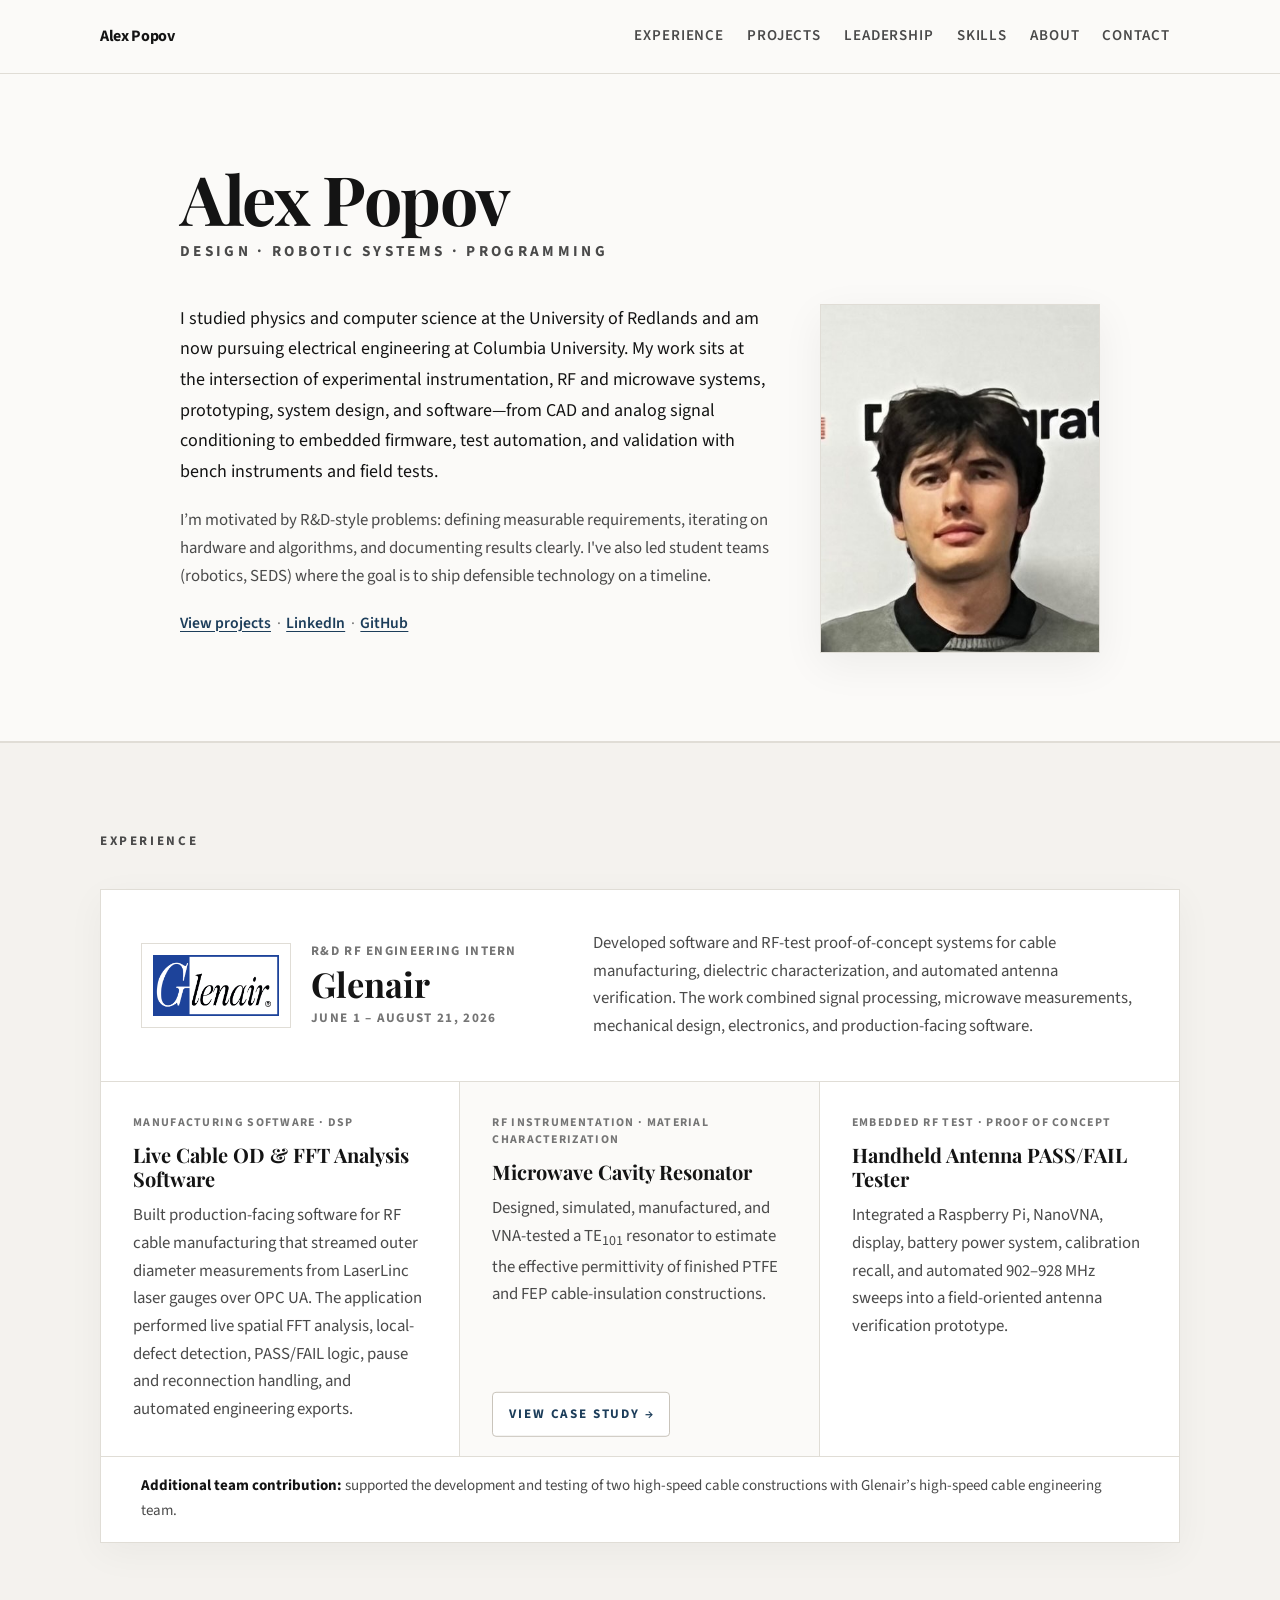
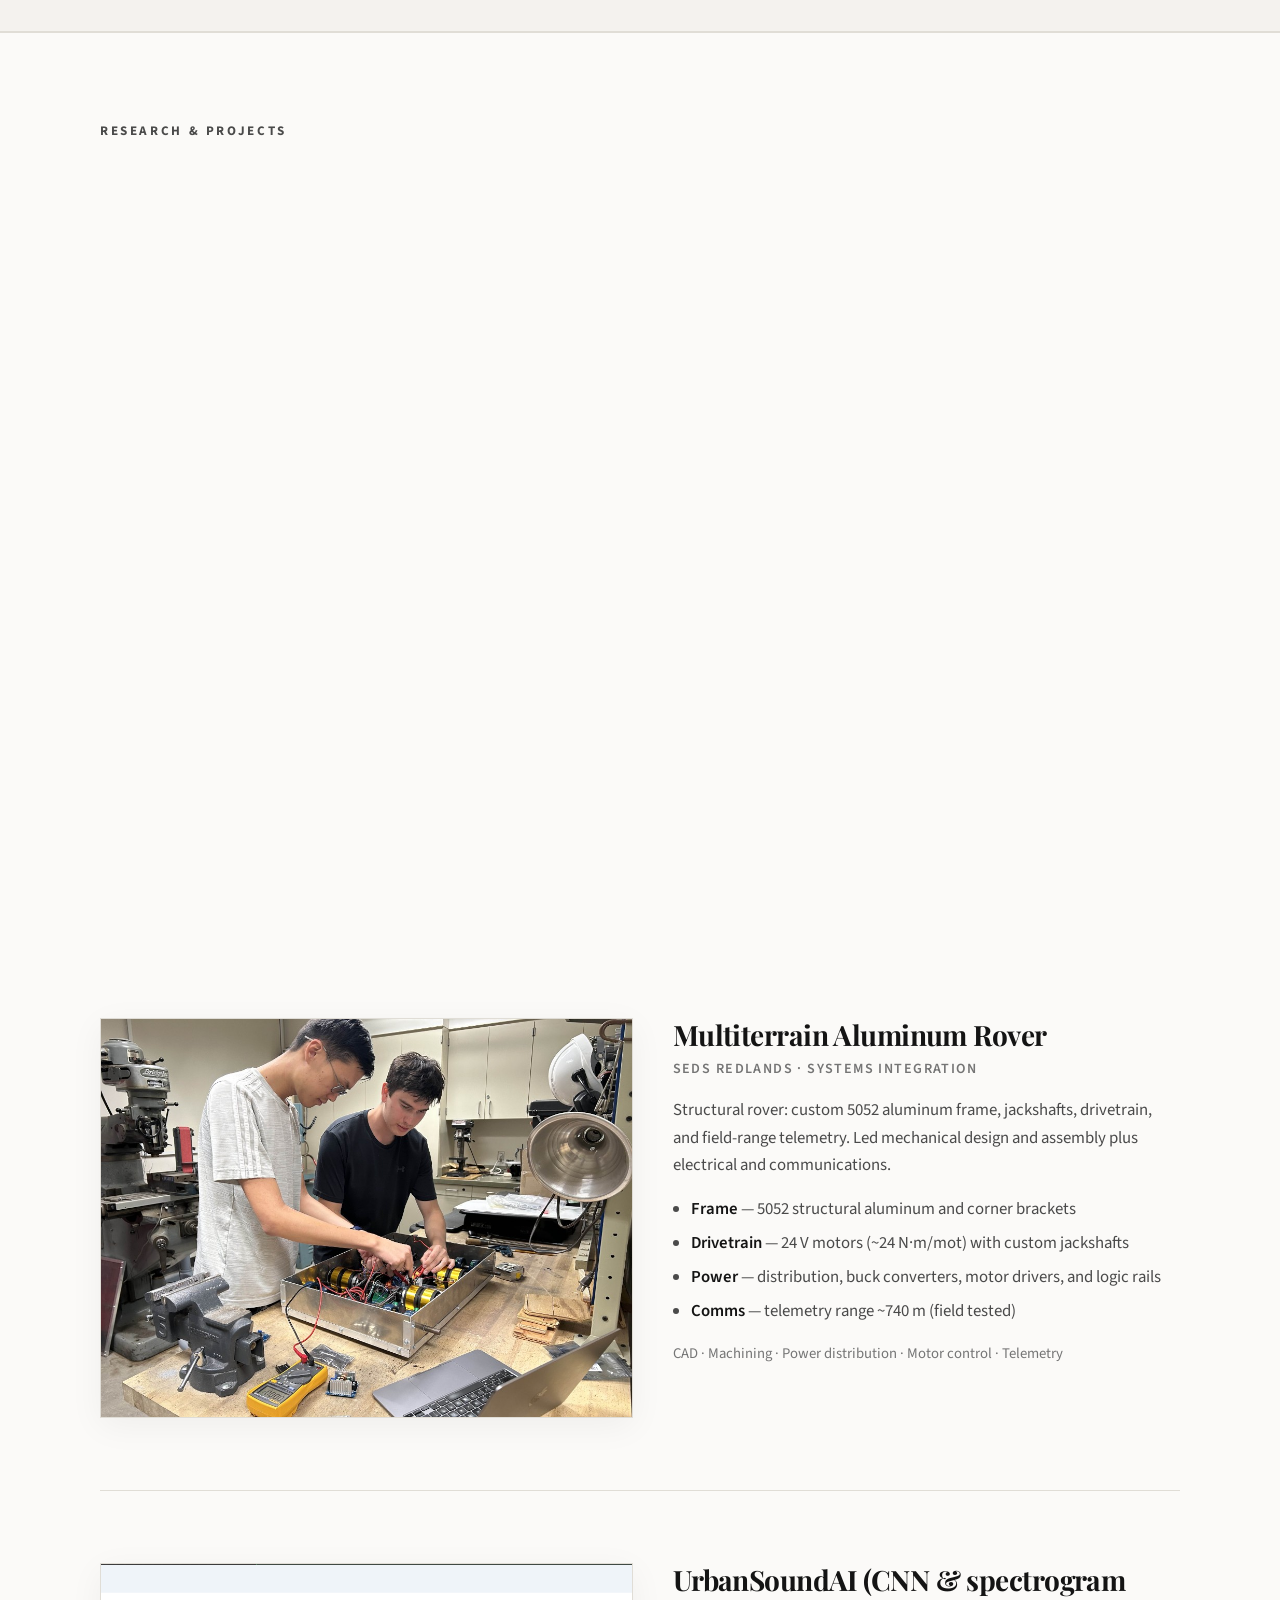
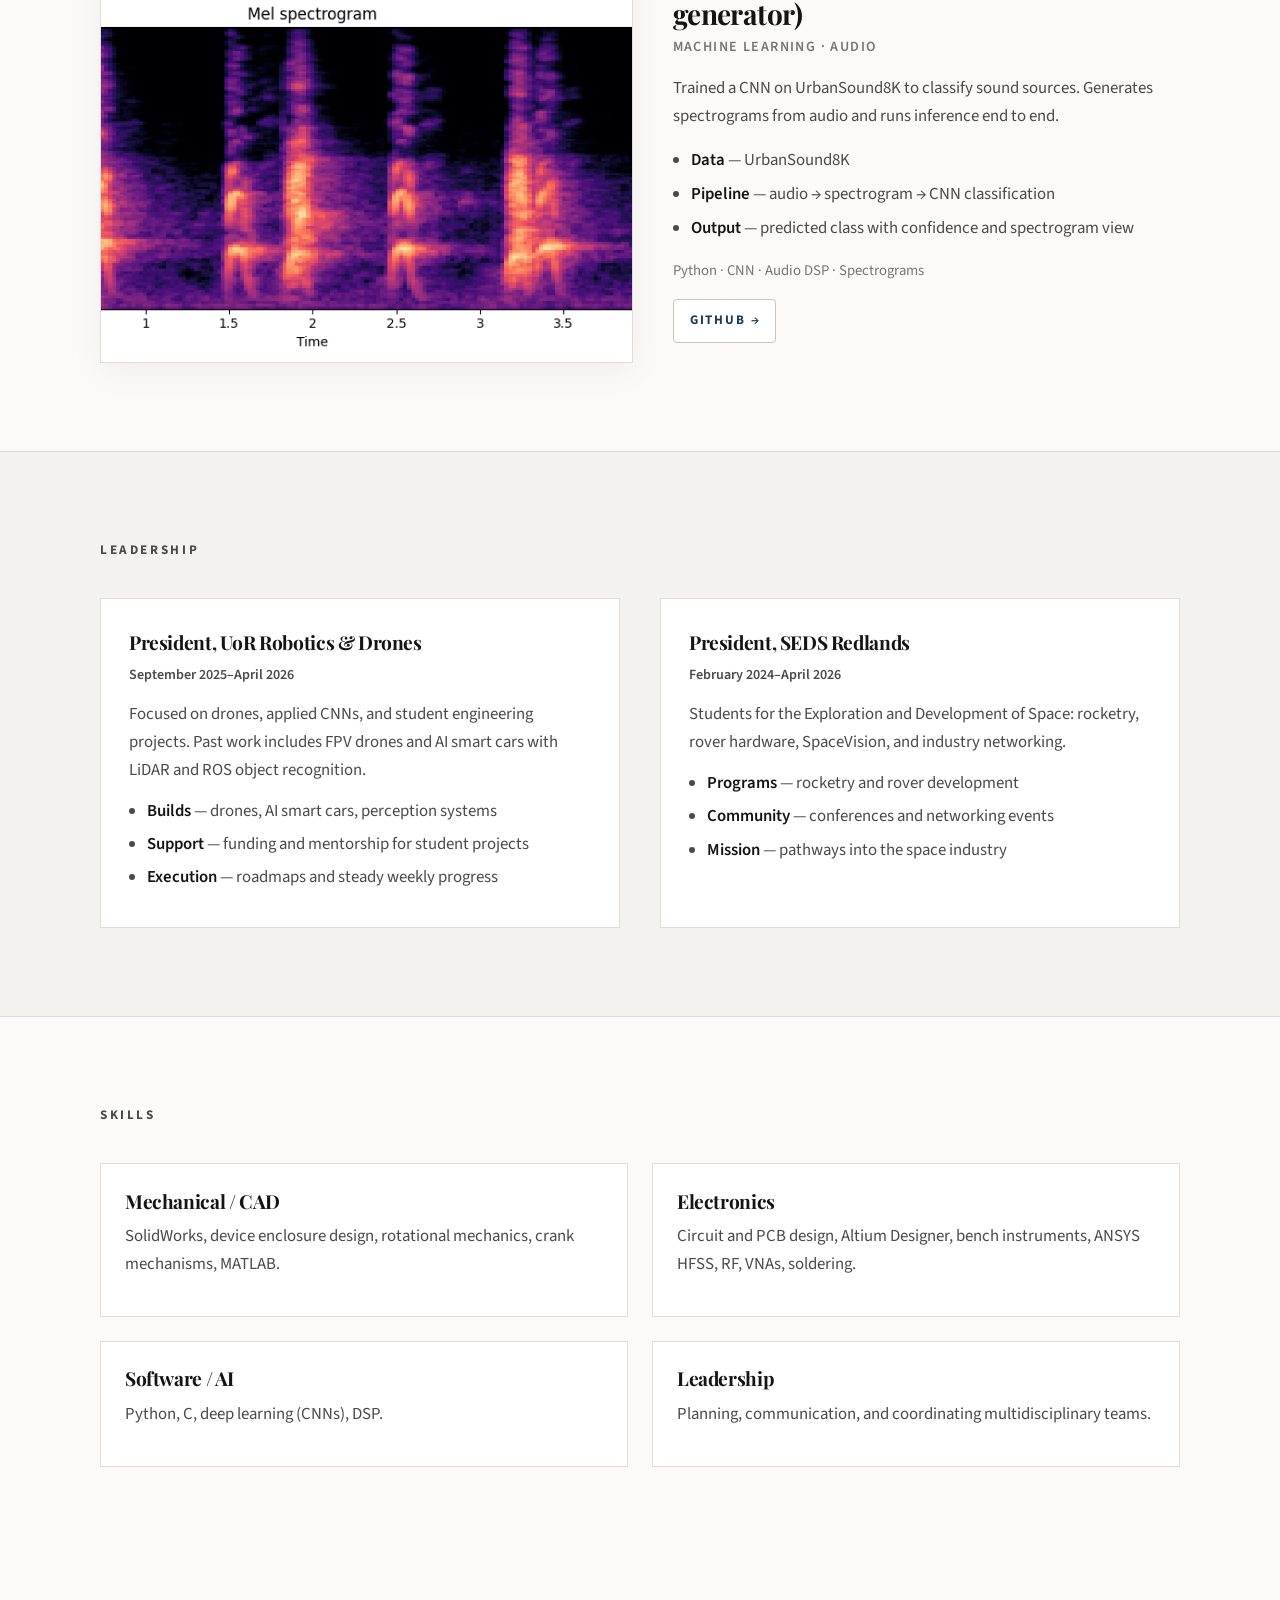
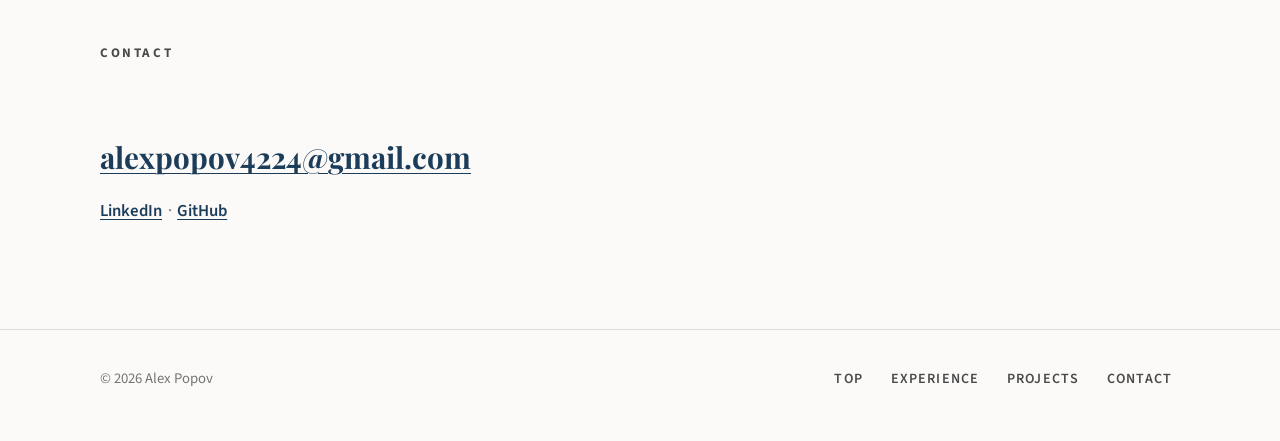
<file: index.html>
<!doctype html>
<html lang="en">
  <head>
    <meta charset="utf-8" />
    <meta name="viewport" content="width=device-width, initial-scale=1" />
    <meta
      name="description"
      content="Alex Popov — research and engineering: instrumentation, robotics, embedded systems, and applied ML."
    />
    <title>Alex Popov | Portfolio</title>

    <link rel="preconnect" href="https://fonts.googleapis.com" />
    <link rel="preconnect" href="https://fonts.gstatic.com" crossorigin />
    <link
      href="https://fonts.googleapis.com/css2?family=Playfair+Display:ital,wght@0,600;0,700;1,600&family=Source+Sans+3:wght@400;500;600;700&display=swap"
      rel="stylesheet"
    />

    <link rel="stylesheet" href="./styles.css" />
    <script defer src="./script.js"></script>
  </head>
  <body>
    <a class="skip-link" href="#main">Skip to content</a>

    <header class="site-header" data-header>
      <nav class="nav container" aria-label="Primary">
        <a class="brand" href="#top" aria-label="Home">Alex Popov</a>

        <button class="nav__toggle" type="button" data-nav-toggle aria-expanded="false">
          <span class="sr-only">Toggle navigation</span>
          <span class="nav__toggle-bars" aria-hidden="true"><span></span></span>
        </button>

        <div class="nav__links" data-nav-links>
          <a href="#experience">Experience</a>
          <a href="#projects">Projects</a>
          <a href="#leadership">Leadership</a>
          <a href="#skills">Skills</a>
          <a href="#about">About</a>
          <a href="#contact">Contact</a>
        </div>
      </nav>
    </header>

    <main id="main">
      <section id="top" class="hero">
        <div class="container hero__inner">
          <h1 class="hero__display">
            <span class="hero__display-name">Alex Popov</span>
            <span class="hero__display-tagline">design · robotic systems · programming</span>
          </h1>

          <div class="hero__layout">
            <div class="hero__copy">
              <p class="hero__lede">
                I studied physics and computer science at the University of Redlands and am now pursuing electrical engineering at Columbia University. My work sits at the intersection of experimental instrumentation, RF and microwave systems, prototyping, system design, and software—from CAD and analog signal conditioning to embedded firmware, test automation, and validation with bench instruments and field tests.
              </p>
              <p class="hero__body">
                I’m motivated by R&amp;D-style problems: defining measurable requirements, iterating on
                hardware and algorithms, and documenting results clearly. I've also led student teams
                (robotics, SEDS) where the goal is to ship defensible technology on a timeline.
              </p>
            
              <div class="hero__links">
                <a class="text-link" href="#projects">View projects</a>
                <span class="hero__links-sep" aria-hidden="true">·</span>
                <a class="text-link" href="https://www.linkedin.com/in/alex-popov77" rel="noreferrer"
                  >LinkedIn</a
                >
                <span class="hero__links-sep" aria-hidden="true">·</span>
                <a class="text-link" href="https://github.com/apop274" rel="noreferrer">GitHub</a>
              </div>
            </div>

            <figure class="hero__photo" aria-label="Profile photo">
              <div class="hero__photo-frame">
                <img
                  src="./assets/alex-popov.png"
                  alt="Portrait photo of Alex Popov"
                  loading="eager"
                />
              </div>
            </figure>
          </div>
        </div>
      </section>

      <section id="experience" class="section section--band section--experience">
        <div class="container">
          <h2 class="section__label">Experience</h2>

          <article class="experience reveal">
            <div class="experience__header">
              <div class="experience__identity">
                <div class="experience__logo-frame">
                  <img
                    class="experience__logo"
                    src="./assets/glenair-logo.png"
                    alt="Glenair logo"
                    loading="lazy"
                  />
                </div>
                <div>
                  <p class="experience__role">R&amp;D RF Engineering Intern</p>
                  <h3 class="experience__company">Glenair</h3>
                  <p class="experience__date">June 1 – August 21, 2026</p>
                </div>
              </div>

              <p class="experience__summary">
                Developed software and RF-test proof-of-concept systems for cable manufacturing,
                dielectric characterization, and automated antenna verification. The work combined
                signal processing, microwave measurements, mechanical design, electronics, and
                production-facing software.
              </p>
            </div>

            <div class="experience__projects" aria-label="Selected Glenair internship work">
              <article class="experience-project">
                <p class="experience-project__eyebrow">Manufacturing software · DSP</p>
                <h4 class="experience-project__title">Live Cable OD &amp; FFT Analysis Software</h4>
                <p>
                  Built production-facing software for RF cable manufacturing that streamed outer
                  diameter measurements from LaserLinc laser gauges over OPC UA. The application
                  performed live spatial FFT analysis, local-defect detection, PASS/FAIL logic,
                  pause and reconnection handling, and automated engineering exports.
                </p>
              </article>

              <a
                class="experience-project experience-project--link"
                href="./projects/microwave-cavity-resonator.html"
                aria-label="Open case study: microwave cavity resonator"
              >
                <p class="experience-project__eyebrow">RF instrumentation · Material characterization</p>
                <h4 class="experience-project__title">Microwave Cavity Resonator</h4>
                <p>
                  Designed, simulated, manufactured, and VNA-tested a TE<sub>101</sub> resonator to
                  estimate the effective permittivity of finished PTFE and FEP cable-insulation
                  constructions.
                </p>
                <span class="btn-text-arrow">View case study</span>
              </a>

              <article class="experience-project">
                <p class="experience-project__eyebrow">Embedded RF test · Proof of concept</p>
                <h4 class="experience-project__title">Handheld Antenna PASS/FAIL Tester</h4>
                <p>
                  Integrated a Raspberry Pi, NanoVNA, display, battery power system, calibration
                  recall, and automated 902–928 MHz sweeps into a field-oriented antenna verification
                  prototype.
                </p>
              </article>
            </div>

            <p class="experience__contribution">
              <strong>Additional team contribution:</strong> supported the development and testing of
              two high-speed cable constructions with Glenair’s high-speed cable engineering team.
            </p>
          </article>
        </div>
      </section>

      <section id="projects" class="section section--projects">
        <div class="container">
          <h2 class="section__label">Research &amp; projects</h2>

          <div class="project-list">
            <article class="project reveal">
              <a class="project__media project__media--link" href="./projects/doppler-shift-device.html" aria-label="Open case study: Doppler shift device">
                <img
                  src="./assets/doppler-device.png"
                  alt="CAD render of a 3D printed doppler shift measuring device"
                  loading="lazy"
                />
              </a>
              <div class="project__content">
                <h3 class="project__title">
                  <a href="./projects/doppler-shift-device.html"
                    >Instantaneous Velocity Doppler Radar Device</a
                  >
                </h3>
                <p class="project__meta">Physics capstone · Instrumentation · Crank-Slider System</p>
                <p class="project__desc">

                  A stationary HB100 Microwave Sensor is mounted in front of an aluminum deflector that moves
                  back and forth in a linear motion. The disk incorperates magnets and a stationary hall sensor beaneath it
                  to be able to calculate RPM. As the deflector moves back and forth in front of the HB100 sensor, 
                  the emitted microwaves are stretched or compressed. An oscilloscope can display the instantaneous shifts in 
                  frequency (and therefore instantantanous velocity can be calculated) at specific crank angles.
                </p>
                <ul class="project__bullets">
                  <li><strong>Mechanism</strong> — 3D printed crank–slider (disk + rod) back-and-forth deflector motion</li>
                 
                  <li><strong>Deflector</strong> — Aluminum structure that moves back and forth in front of the HB100 sensor</li>
                  <li><strong>RPM Calculation</strong> — magnets under disk; Hall + reference Hall for rotation phase</li>
                  <li>
                    <strong>Data Collection</strong> — oscilloscope on HB100, Hall, and reference Hall; ESP32 RPM calculation
                  </li>
                </ul>
                <p class="project__tags">
                  SolidWorks · HB100 · Hall effect · Crank–slider kinematics · Oscilloscope · ESP32
                </p>
                <div class="project__links project__links--row">
                  <a class="btn-text-arrow" href="./projects/doppler-shift-device.html"
                    >research &amp; paper</a>

                    
                  
                </div>
              </div>
            </article>

            <article class="project reveal">
              <div class="project__media">
                <img src="./assets/rover-workshop.png" alt="Rover build session in a workshop" loading="lazy" />
              </div>
              <div class="project__content">
                <h3 class="project__title">Multiterrain Aluminum Rover</h3>
                <p class="project__meta">SEDS Redlands · Systems integration</p>
                <p class="project__desc">
                  Structural rover: custom 5052 aluminum frame, jackshafts, drivetrain, and field-range
                  telemetry. Led mechanical design and assembly plus electrical and communications.
                </p>
                <ul class="project__bullets">
                  <li><strong>Frame</strong> — 5052 structural aluminum and corner brackets</li>
                  <li><strong>Drivetrain</strong> — 24 V motors (~24 N·m/mot) with custom jackshafts</li>
                  <li>
                    <strong>Power</strong> — distribution, buck converters, motor drivers, and logic rails
                  </li>
                  <li><strong>Comms</strong> — telemetry range ~740 m (field tested)</li>
                </ul>
                <p class="project__tags">CAD · Machining · Power distribution · Motor control · Telemetry</p>
                <div class="project__links">  
                <!--<a class="project__link" href="#" data-placeholder-link>Wiring diagram</a>
                  <a class="project__link" href="#" data-placeholder-link>Field tests</a>> -->
                </div>
              </div>
            </article>

            <article class="project reveal">
              <div class="project__media">
                <img
                  src="./assets/urbansoundai-spectrogram.png"
                  alt="Mel spectrogram visualization from UrbanSoundAI"
                  loading="lazy"
                />
              </div>
              <div class="project__content">
                <h3 class="project__title">UrbanSoundAI (CNN &amp; spectrogram generator)</h3>
                <p class="project__meta">Machine learning · Audio</p>
                <p class="project__desc">
                  Trained a CNN on UrbanSound8K to classify sound sources. Generates spectrograms from
                  audio and runs inference end to end.
                </p>
                <ul class="project__bullets">
                  <li><strong>Data</strong> — UrbanSound8K</li>
                  <li><strong>Pipeline</strong> — audio → spectrogram → CNN classification</li>
                  <li><strong>Output</strong> — predicted class with confidence and spectrogram view</li>
                </ul>
                <p class="project__tags">Python · CNN · Audio DSP · Spectrograms</p>
                <div class="project__links">
                  <!--<a class="project__link" href="https://github.com/apop274/UrbanSoundAI">Github</a> -->
                  <a class="btn-text-arrow" href="https://github.com/apop274/UrbanSoundAI"
                        >github</a
                    >
                  <!--<a class="project__link" href="#" data-placeholder-link></a>
                  <a class="project__link" href="#" data-placeholder-link>Demo</a> -->
                </div>
              </div>
            </article>
          </div>
        </div>
      </section>

      <section id="leadership" class="section section--band">
        <div class="container">
          <h2 class="section__label">Leadership</h2>

          <div class="grid-two">
            <article class="prose-block reveal">
              <h3 class="prose-block__title">President, UoR Robotics &amp; Drones</h3>
              <p class="prose-block__date">September 2025–April 2026</p>
              <p>
                Focused on drones, applied CNNs, and student engineering projects. Past work includes FPV drones and AI
                smart cars with LiDAR and ROS object recognition.
              </p>
              <ul>
                <li><strong>Builds</strong> — drones, AI smart cars, perception systems</li>
                <li><strong>Support</strong> — funding and mentorship for student projects</li>
                <li><strong>Execution</strong> — roadmaps and steady weekly progress</li>
              </ul>
            </article>

            <article class="prose-block reveal">
              <h3 class="prose-block__title">President, SEDS Redlands</h3>
              <p class="prose-block__date">February 2024–April 2026</p>
              <p>
                Students for the Exploration and Development of Space: rocketry, rover hardware,
                SpaceVision, and industry networking.
              </p>
              <ul>
                <li><strong>Programs</strong> — rocketry and rover development</li>
                <li><strong>Community</strong> — conferences and networking events</li>
                <li><strong>Mission</strong> — pathways into the space industry</li>
              </ul>
            </article>
          </div>
        </div>
      </section>

      <section id="skills" class="section">
        <div class="container">
          <h2 class="section__label">Skills</h2>

          <div class="grid-two grid-two--skills">
            <div class="prose-block prose-block--tight reveal">
              <h3 class="prose-block__title">Mechanical / CAD</h3>
              <p>
                SolidWorks, device enclosure design, rotational mechanics, crank mechanisms, MATLAB.
              </p>
             <!--<p class="skill-inline">SolidWorks · Onshape · AutoCAD · MATLAB</p> -->
            </div>

            <div class="prose-block prose-block--tight reveal">
              <h3 class="prose-block__title">Electronics</h3>
              <p>
                Circuit and PCB design, Altium Designer, bench instruments, ANSYS HFSS, RF, VNAs, soldering.
              </p>
              
            </div>

            <div class="prose-block prose-block--tight reveal">
              <h3 class="prose-block__title">Software / AI</h3>
              <p>Python, C, deep learning (CNNs), DSP.</p>
              
            </div>

            <div class="prose-block prose-block--tight reveal">
              <h3 class="prose-block__title">Leadership</h3>
              <p>Planning, communication, and coordinating multidisciplinary teams.</p>
              
            </div>
          </div>
        </div>
      </section>


<!--
      <section id="about" class="section section--band">
        <div class="container">
          <h2 class="section__label">About</h2>

          <div class="grid-two">
            <div class="prose-block reveal">
              <h3 class="prose-block__title">What I’m into</h3>
              <ul>
                <li><strong>Instrumentation</strong> — reliable data from small signals</li>
                <li><strong>Robotics</strong> — mechanics, electronics, and field testing</li>
                <li><strong>AI</strong> — models with clear, quantitative outputs</li>
              </ul>
            </div>
            <div class="prose-block reveal">
              <h3 class="prose-block__title">What I bring</h3>
              <ul>
                <li><strong>Ownership</strong> — CAD through firmware and software</li>
                <li><strong>Debugging</strong> — scope, meter, logs, iteration</li>
                <li><strong>Leadership</strong> — direction, unblocking, delivery</li>
              </ul>
            </div>
          </div>
        </div>
      </section>

    -->

      <section id="contact" class="section section--contact">
        <div class="container">
          <h2 class="section__label">Contact</h2>
          <div class="contact-block reveal">
            
            <p class="contact-block__email">
              <a class="contact-email" href="mailto:alexpopov4224@gmail.com">alexpopov4224@gmail.com</a>
            </p>
            <div class="contact-block__social">
              <a class="text-link" href="https://www.linkedin.com/in/alex-popov77" rel="noreferrer"
                >LinkedIn</a
              >
              <span class="hero__links-sep" aria-hidden="true">·</span>
              <a class="text-link" href="https://github.com/apop274" rel="noreferrer">GitHub</a>
            </div>
          </div>
        </div>
      </section>
    </main>

    <footer class="footer">
      <div class="container footer__inner">
        <p class="footer__copy">© 2026 Alex Popov</p>
        <div class="footer__links">
          <a href="#top">Top</a>
          <a href="#experience">Experience</a>
          <a href="#projects">Projects</a>
          <a href="#contact">Contact</a>
        </div>
      </div>
    </footer>
  </body>
</html>
</file>
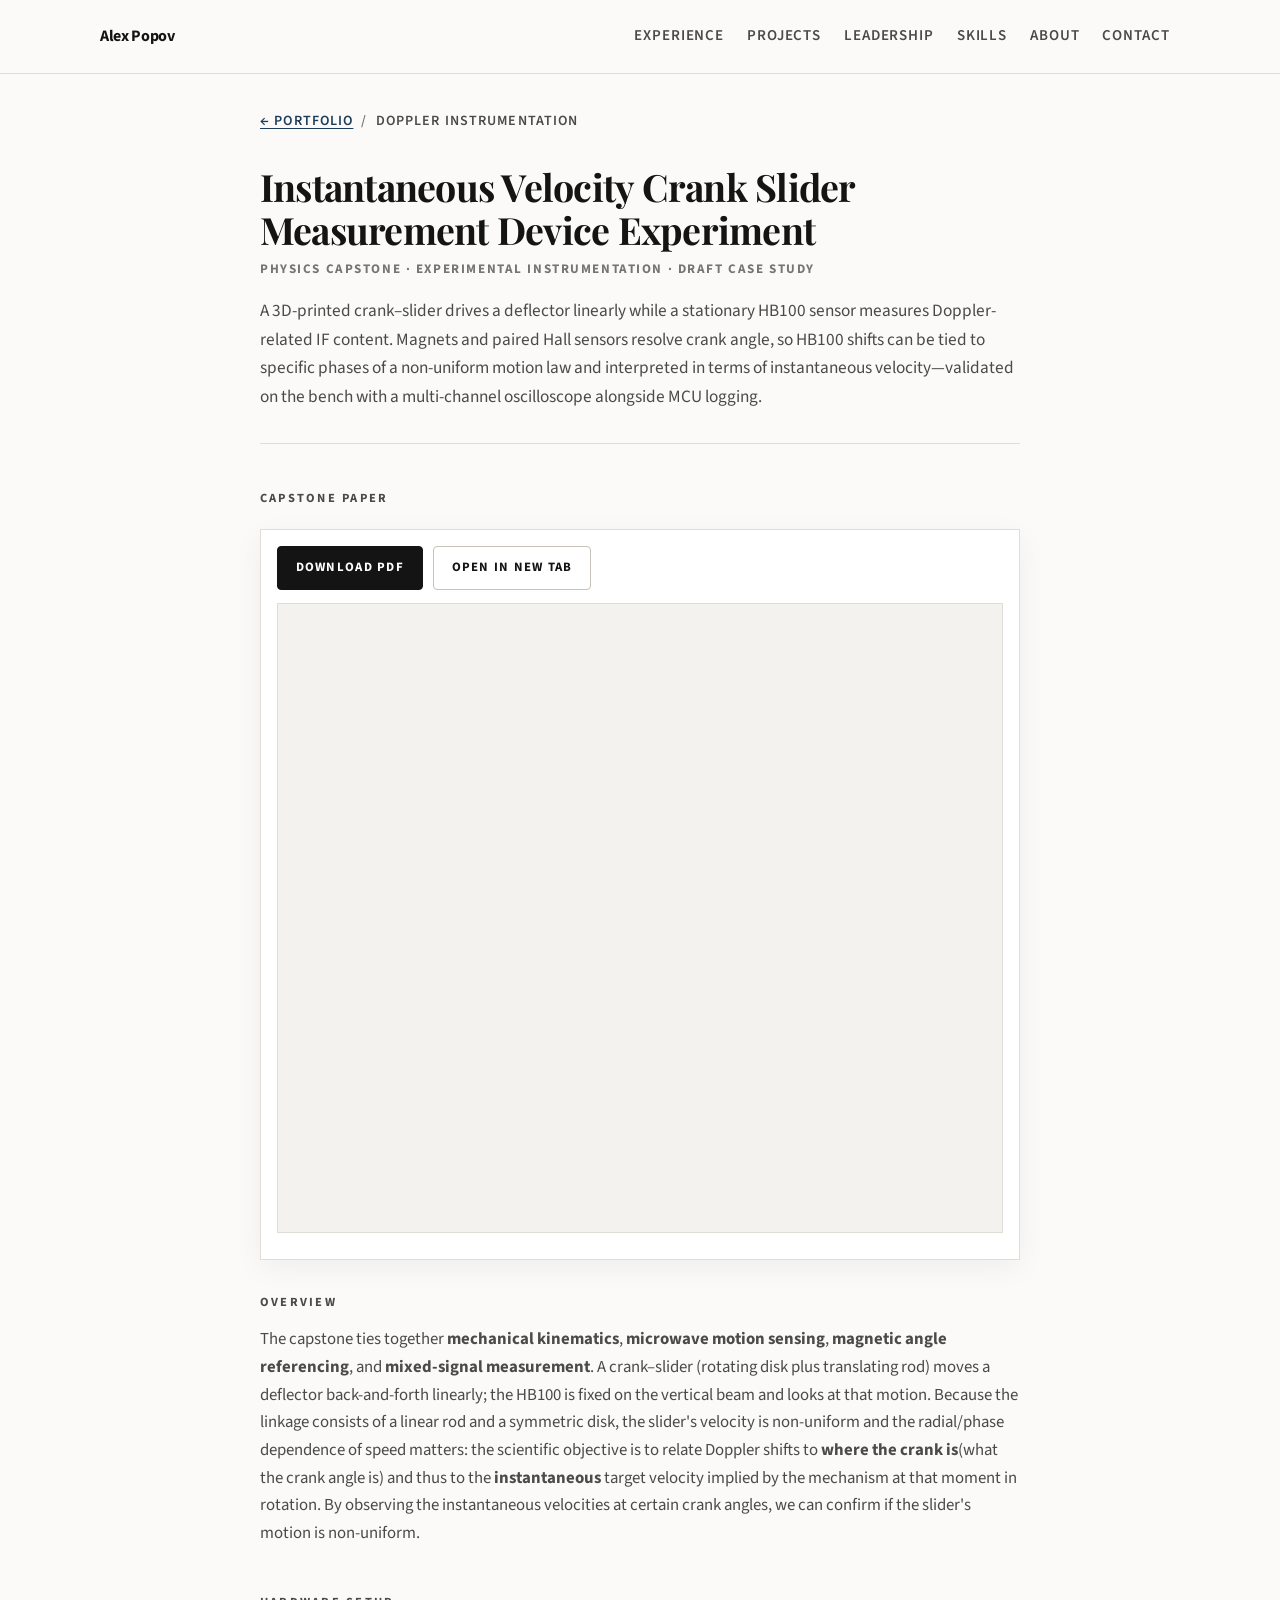
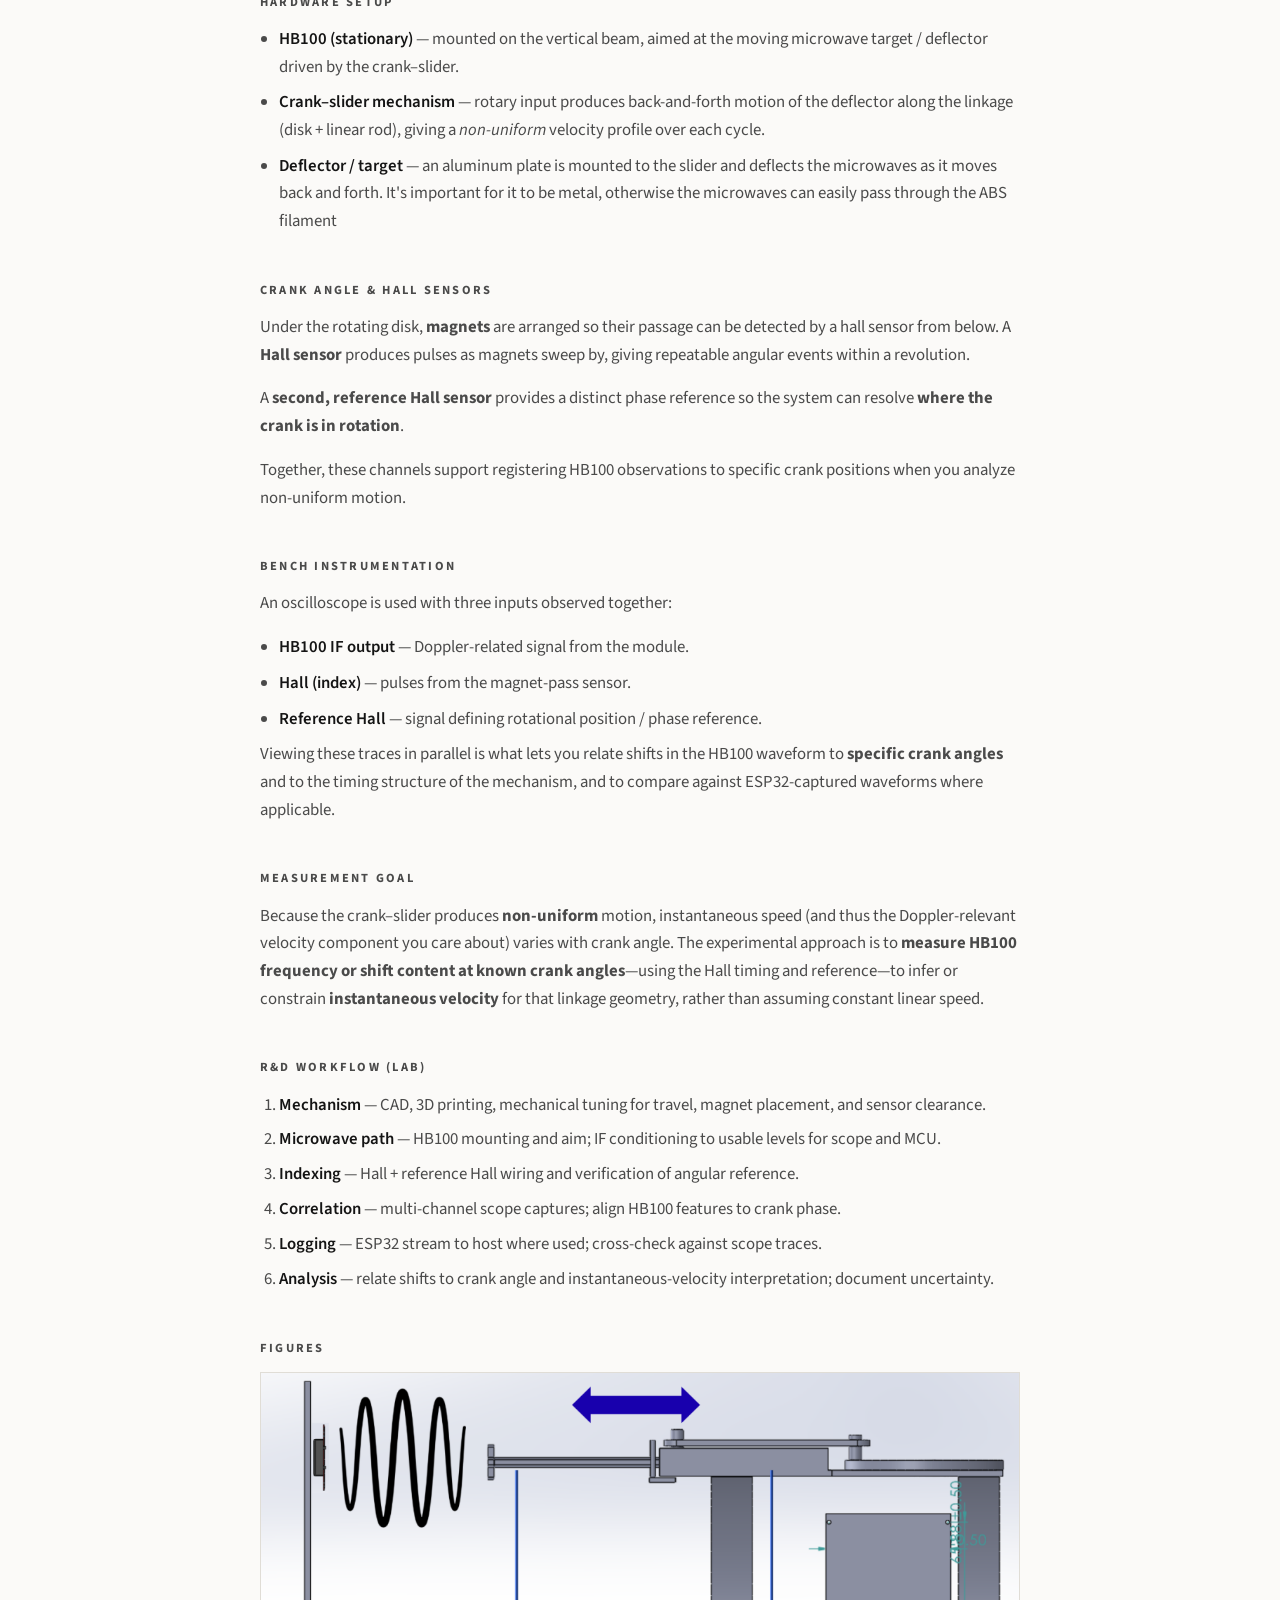
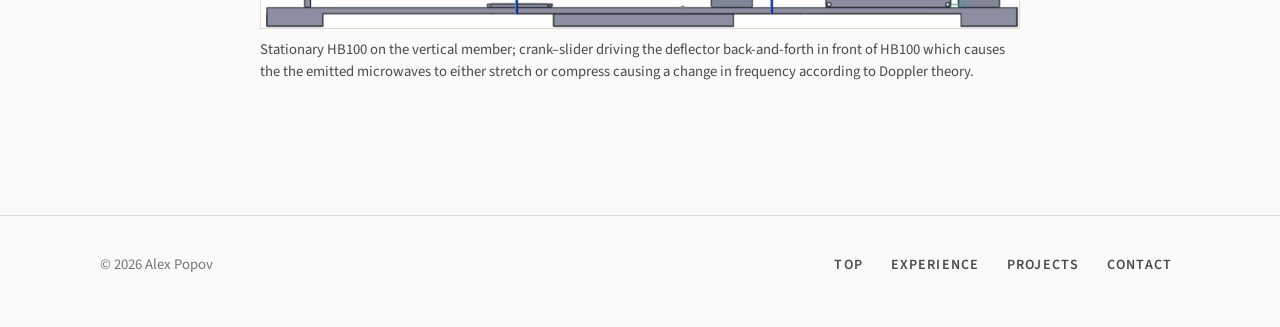
<file: projects/doppler-shift-device.html>
<!doctype html>
<html lang="en">
  <head>
    <meta charset="utf-8" />
    <meta name="viewport" content="width=device-width, initial-scale=1" />
    <meta
      name="description"
      content="Physics capstone: HB100 Doppler sensor, crank–slider deflector, Hall-effect crank indexing, and oscilloscope correlation for instantaneous velocity vs. crank angle."
    />
    <title>Doppler shift device | Alex Popov</title>

    <link rel="preconnect" href="https://fonts.googleapis.com" />
    <link rel="preconnect" href="https://fonts.gstatic.com" crossorigin />
    <link
      href="https://fonts.googleapis.com/css2?family=Playfair+Display:ital,wght@0,600;0,700;1,600&family=Source+Sans+3:wght@400;500;600;700&display=swap"
      rel="stylesheet"
    />

    <link rel="stylesheet" href="../styles.css" />
    <script defer src="../script.js"></script>
  </head>
  <body>
    <a class="skip-link" href="#main">Skip to content</a>

    <header class="site-header" data-header>
      <nav class="nav container" aria-label="Primary">
        <a class="brand" href="../index.html#top" aria-label="Alex Popov home">Alex Popov</a>

        <button class="nav__toggle" type="button" data-nav-toggle aria-expanded="false">
          <span class="sr-only">Toggle navigation</span>
          <span class="nav__toggle-bars" aria-hidden="true"><span></span></span>
        </button>

        <div class="nav__links" data-nav-links>
          <a href="../index.html#experience">Experience</a>
          <a href="../index.html#projects">Projects</a>
          <a href="../index.html#leadership">Leadership</a>
          <a href="../index.html#skills">Skills</a>
          <a href="../index.html#about">About</a>
          <a href="../index.html#contact">Contact</a>
        </div>
      </nav>
    </header>

    <main id="main" class="case-study">
      <div class="container case-study__wrap">
        <nav class="case-breadcrumb" aria-label="Breadcrumb">
          <a href="../index.html#projects">← Portfolio</a>
          <span class="case-breadcrumb__sep" aria-hidden="true">/</span>
          <span class="case-breadcrumb__here">Doppler instrumentation</span>
        </nav>

        <header class="case-study__header reveal">
          <h1 class="case-study__title">Instantaneous Velocity Crank Slider Measurement Device Experiment</h1>
          <p class="case-study__meta">
            Physics capstone · Experimental instrumentation · Draft case study
          </p>
          <p class="case-study__lede">
            A 3D-printed crank–slider drives a deflector linearly while a stationary HB100 sensor
            measures Doppler-related IF content. Magnets and paired Hall sensors resolve crank angle, so
            HB100 shifts can be tied to specific phases of a non-uniform motion law and
            interpreted in terms of instantaneous velocity—validated on the bench with
            a multi-channel oscilloscope alongside MCU logging.
          </p>
        </header>

        <section class="case-section case-section--paper reveal" id="paper">
          <h2 class="case-section__label">Capstone paper</h2>
          <div class="case-section__prose">
            
          </div>

          <div class="pdf-panel">
            <div class="pdf-panel__toolbar">
              <a
                class="btn-download"
                href="../assets/papers/PHYS491_CapstonePaper (5).pdf"
                download="Alex-Popov-Doppler-Capstone.pdf"
              >
                Download PDF
              </a>
              <a
                class="btn-download btn-download--ghost"
                href="../assets/papers/PHYS491_CapstonePaper (5).pdf"
                target="_blank"
                rel="noreferrer"
              >
                Open in new tab
              </a>
            </div>
            <iframe
              class="pdf-panel__frame"
              title="Capstone paper PDF"
              src="../assets/papers/PHYS491_CapstonePaper (5).pdf"
            ></iframe>
          </div>
        </section>

        <section class="case-section reveal" id="overview">
          <h2 class="case-section__label">Overview</h2>
          <div class="case-section__prose">
            <p>
              The capstone ties together <strong>mechanical kinematics</strong>, <strong>microwave
              motion sensing</strong>, <strong>magnetic angle referencing</strong>, and
              <strong>mixed-signal measurement</strong>. A crank–slider (rotating disk plus translating
              rod) moves a deflector back-and-forth linearly; the HB100 is fixed on the vertical
              beam and looks at that motion. Because the linkage consists of a linear rod and a symmetric disk, the slider's velocity is non-uniform and the radial/phase dependence of speed matters: the scientific objective is to
              relate Doppler shifts to <strong>where the crank is</strong>(what the crank angle is) and thus to the
              <strong>instantaneous</strong> target velocity implied by the mechanism at that moment in rotation. By observing the instantaneous velocities at certain crank angles,
              we can confirm if the slider's motion is non-uniform.
            </p>
            
          </div>
        </section>

        <section class="case-section reveal" id="hardware">
          <h2 class="case-section__label">Hardware setup</h2>
          <div class="case-section__prose">
            <ul class="case-list">
              <li>
                <strong>HB100 (stationary)</strong> — mounted on the vertical beam, aimed at the moving
                microwave target / deflector driven by the crank–slider.
              </li>
              <li>
                <strong>Crank–slider mechanism</strong> — rotary input produces back-and-forth motion of
                the deflector along the linkage (disk + linear rod), giving a <em>non-uniform</em> velocity
                profile over each cycle.
              </li>
              <li>
                <strong>Deflector / target</strong> — an aluminum plate is mounted to the slider and deflects the microwaves as it moves back and forth.
                It's important for it to be metal, otherwise the microwaves can easily pass through the ABS filament
              </li>
            </ul>
          </div>
        </section>

        <section class="case-section reveal" id="indexing">
          <h2 class="case-section__label">Crank angle &amp; Hall sensors</h2>
          <div class="case-section__prose">
            <p>
              Under the rotating disk, <strong>magnets</strong> are arranged so their passage can be
              detected by a hall sensor from below. A <strong>Hall sensor</strong> produces pulses as magnets sweep by,
              giving repeatable angular events within a revolution.
            </p>
            <p>
              A <strong>second, reference Hall sensor</strong> provides a distinct phase reference so the
              system can resolve <strong>where the crank is in rotation</strong>.
              
            </p>
            <p>
              Together, these channels support registering HB100 observations to specific crank
              positions when you analyze non-uniform motion.
            </p>
          </div>
        </section>

        <section class="case-section reveal" id="bench">
          <h2 class="case-section__label">Bench instrumentation</h2>
          <div class="case-section__prose">
            <p>
              An oscilloscope is used with three inputs observed together:
            </p>
            <ul class="case-list">
              <li><strong>HB100 IF output</strong> — Doppler-related signal from the module.</li>
              <li><strong>Hall (index)</strong> — pulses from the magnet-pass sensor.</li>
              <li><strong>Reference Hall</strong> — signal defining rotational position / phase reference.</li>
            </ul>
            <p>
              Viewing these traces in parallel is what lets you relate shifts in the HB100 waveform to
              <strong>specific crank angles</strong> and to the timing structure of the mechanism, and to
              compare against ESP32-captured waveforms where applicable.
            </p>
          </div>
        </section>

        <section class="case-section reveal" id="science">
          <h2 class="case-section__label">Measurement goal</h2>
          <div class="case-section__prose">
            <p>
              Because the crank–slider produces <strong>non-uniform</strong> motion, instantaneous speed
              (and thus the Doppler-relevant velocity component you care about) varies with crank angle.
              The experimental approach is to <strong>measure HB100 frequency or shift content at known
              crank angles</strong>—using the Hall timing and reference—to infer or constrain
              <strong>instantaneous velocity</strong> for that linkage geometry, rather than assuming
              constant linear speed.
            </p>
            
          </div>
        </section>

        <section class="case-section reveal" id="method">
          <h2 class="case-section__label">R&amp;D workflow (lab)</h2>
          <div class="case-section__prose">
            <ol class="case-steps">
              <li><strong>Mechanism</strong> — CAD, 3D printing, mechanical tuning for travel, magnet placement, and sensor clearance.</li>
              <li><strong>Microwave path</strong> — HB100 mounting and aim; IF conditioning to usable levels for scope and MCU.</li>
              <li><strong>Indexing</strong> — Hall + reference Hall wiring and verification of angular reference.</li>
              <li><strong>Correlation</strong> — multi-channel scope captures; align HB100 features to crank phase.</li>
              <li><strong>Logging</strong> — ESP32 stream to host where used; cross-check against scope traces.</li>
              <li><strong>Analysis</strong> — relate shifts to crank angle and instantaneous-velocity interpretation; document uncertainty.</li>
            </ol>
          </div>
        </section>

        <section class="case-section reveal" id="figures">
          <h2 class="case-section__label">Figures</h2>
         

          <figure class="media-placeholder">
            <div class="media-placeholder__frame media-placeholder__frame--16x9">
              <img
                src="../assets/doppler/crank-slider-demo-photo.png"
                alt="Crank–slider demonstration hardware: HB100 on the vertical beam and deflector motion path"
                loading="lazy"
              />
            </div>
            <figcaption class="media-placeholder__cap">
              Stationary HB100 on the vertical member; crank–slider driving the deflector back-and-forth in front of HB100 which causes the the emitted microwaves
              to either stretch or compress causing a change in frequency according to Doppler theory.
            </figcaption>
          </figure>
          <!--
          <figure class="media-placeholder">
            <div class="media-placeholder__frame media-placeholder__frame--4x3">
              <span class="media-placeholder__tag">Placeholder — underside: magnets + dual Hall layout</span>
            </div>
            <figcaption class="media-placeholder__cap">
              Magnet pattern under the disk with crank angles shown. An oscilloscope display showing channel 1 mixed with channel 2.
            </figcaption>
          </figure>

          <figure class="media-placeholder">
            <div class="media-placeholder__frame media-placeholder__frame--16x9">
              <span class="media-placeholder__tag">Placeholder — oscilloscope (3ch): HB100, Hall, ref Hall</span>
            </div>
            <figcaption class="media-placeholder__cap">
              Screenshot showing HB100 IF together with both Hall channels for angle-aligned shift measurements.
            </figcaption>
          </figure>

        -->
        </section>
      </div>
    </main>

    <footer class="footer">
      <div class="container footer__inner">
        <p class="footer__copy">© 2026 Alex Popov</p>
        <div class="footer__links">
          <a href="../index.html#top">Top</a>
          <a href="../index.html#experience">Experience</a>
          <a href="../index.html#projects">Projects</a>
          <a href="../index.html#contact">Contact</a>
        </div>
      </div>
    </footer>
  </body>
</html>
</file>
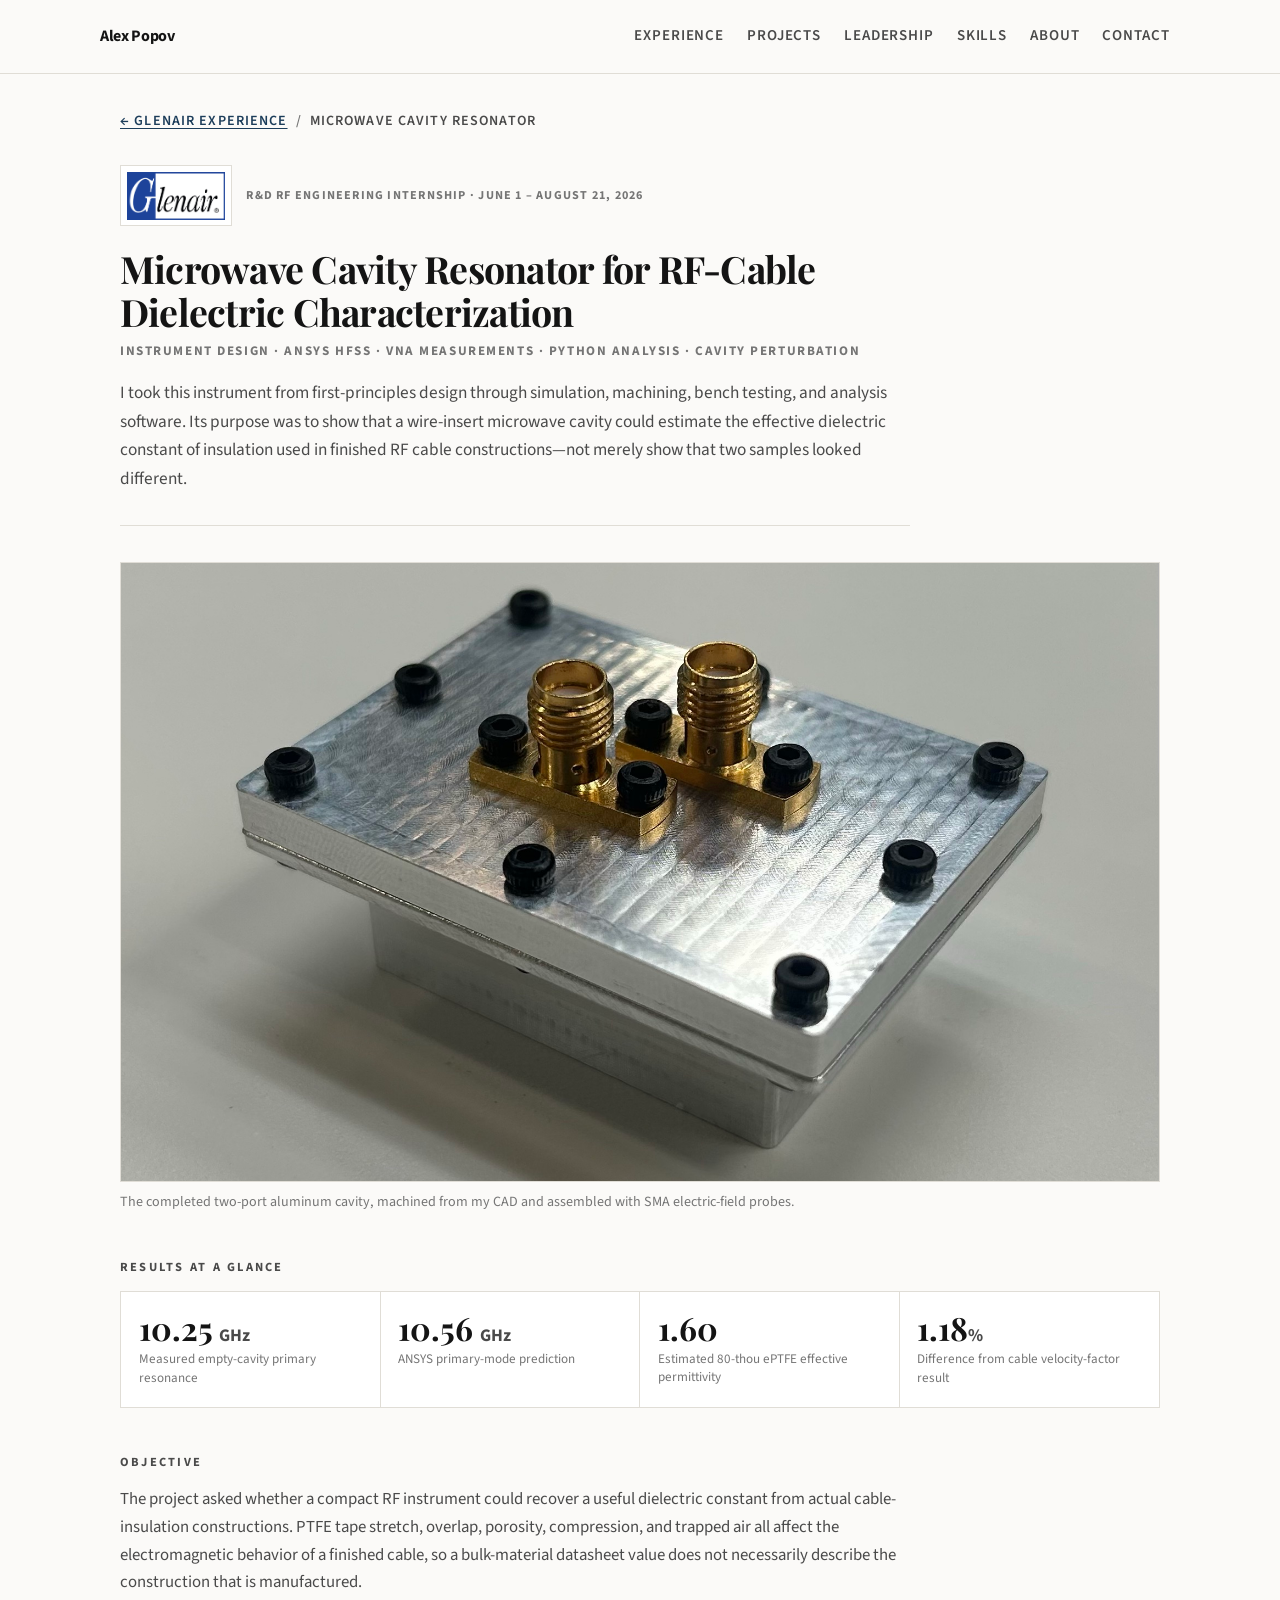
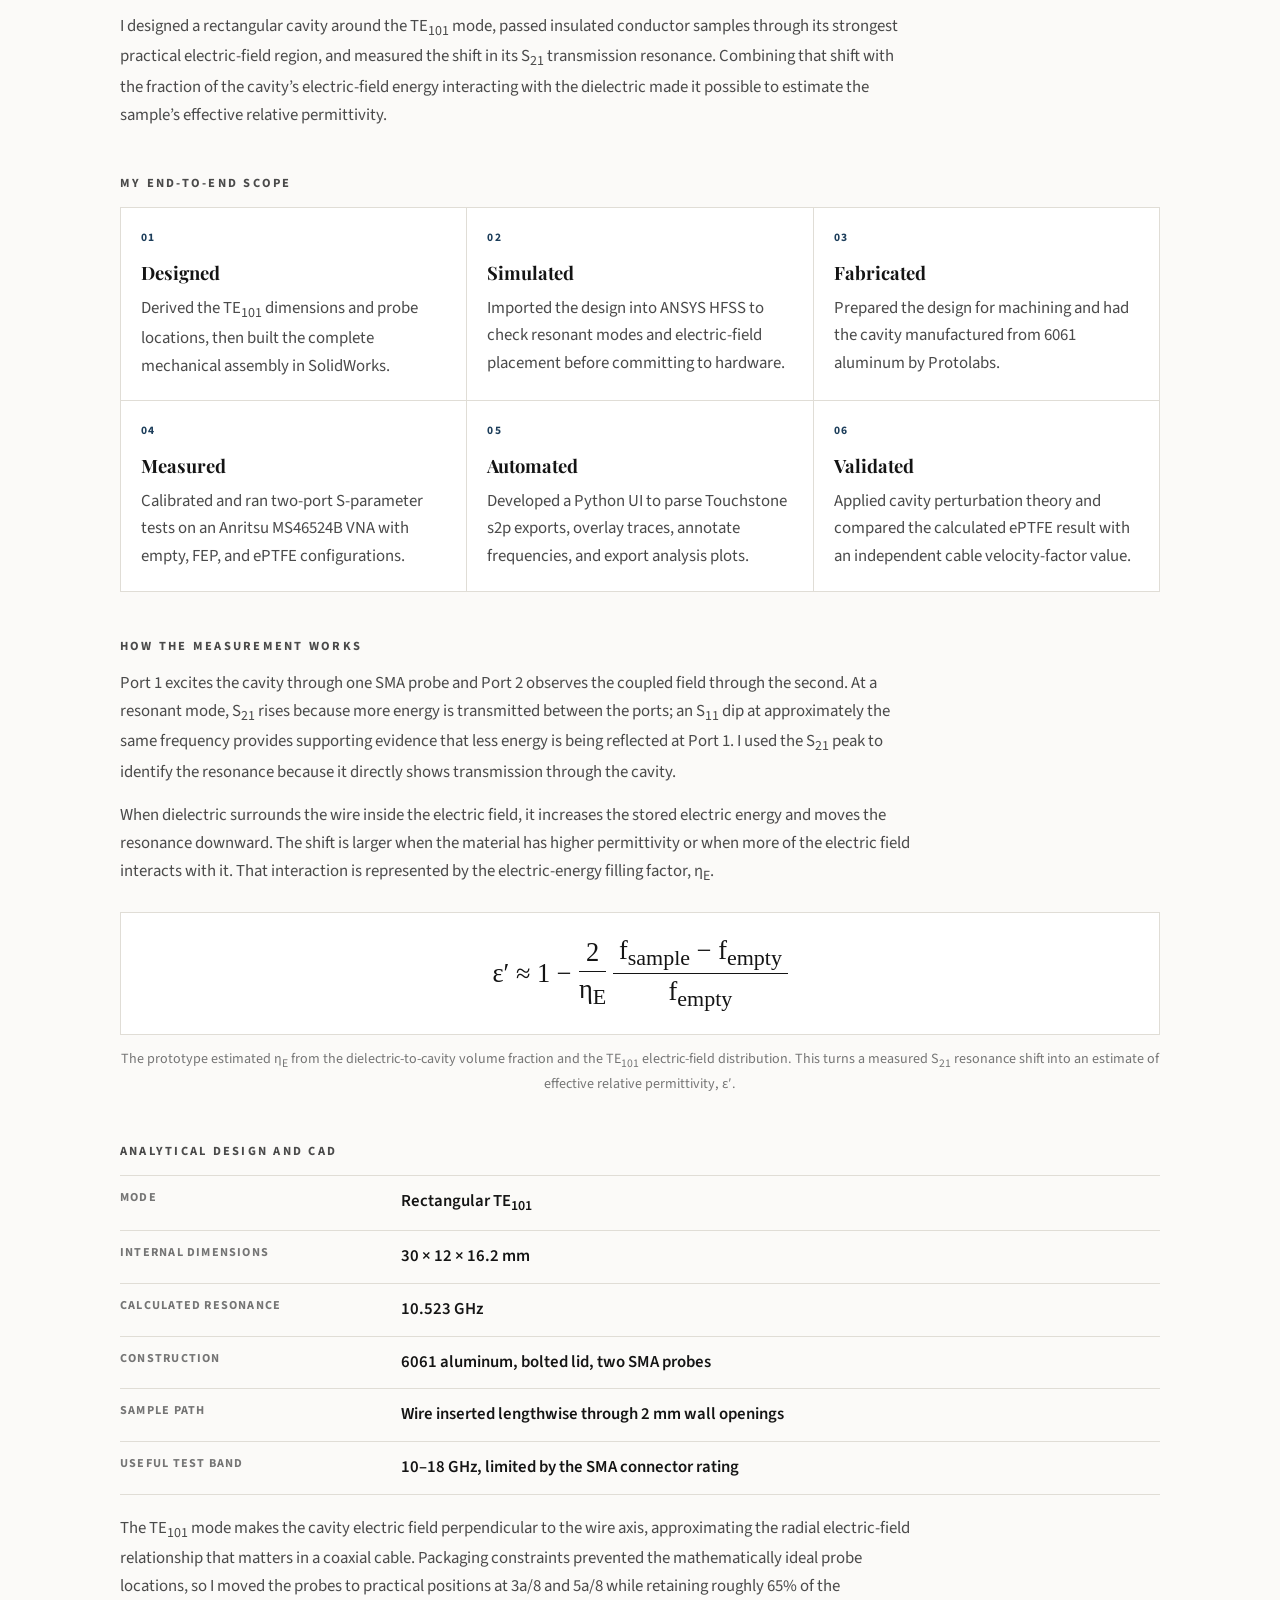
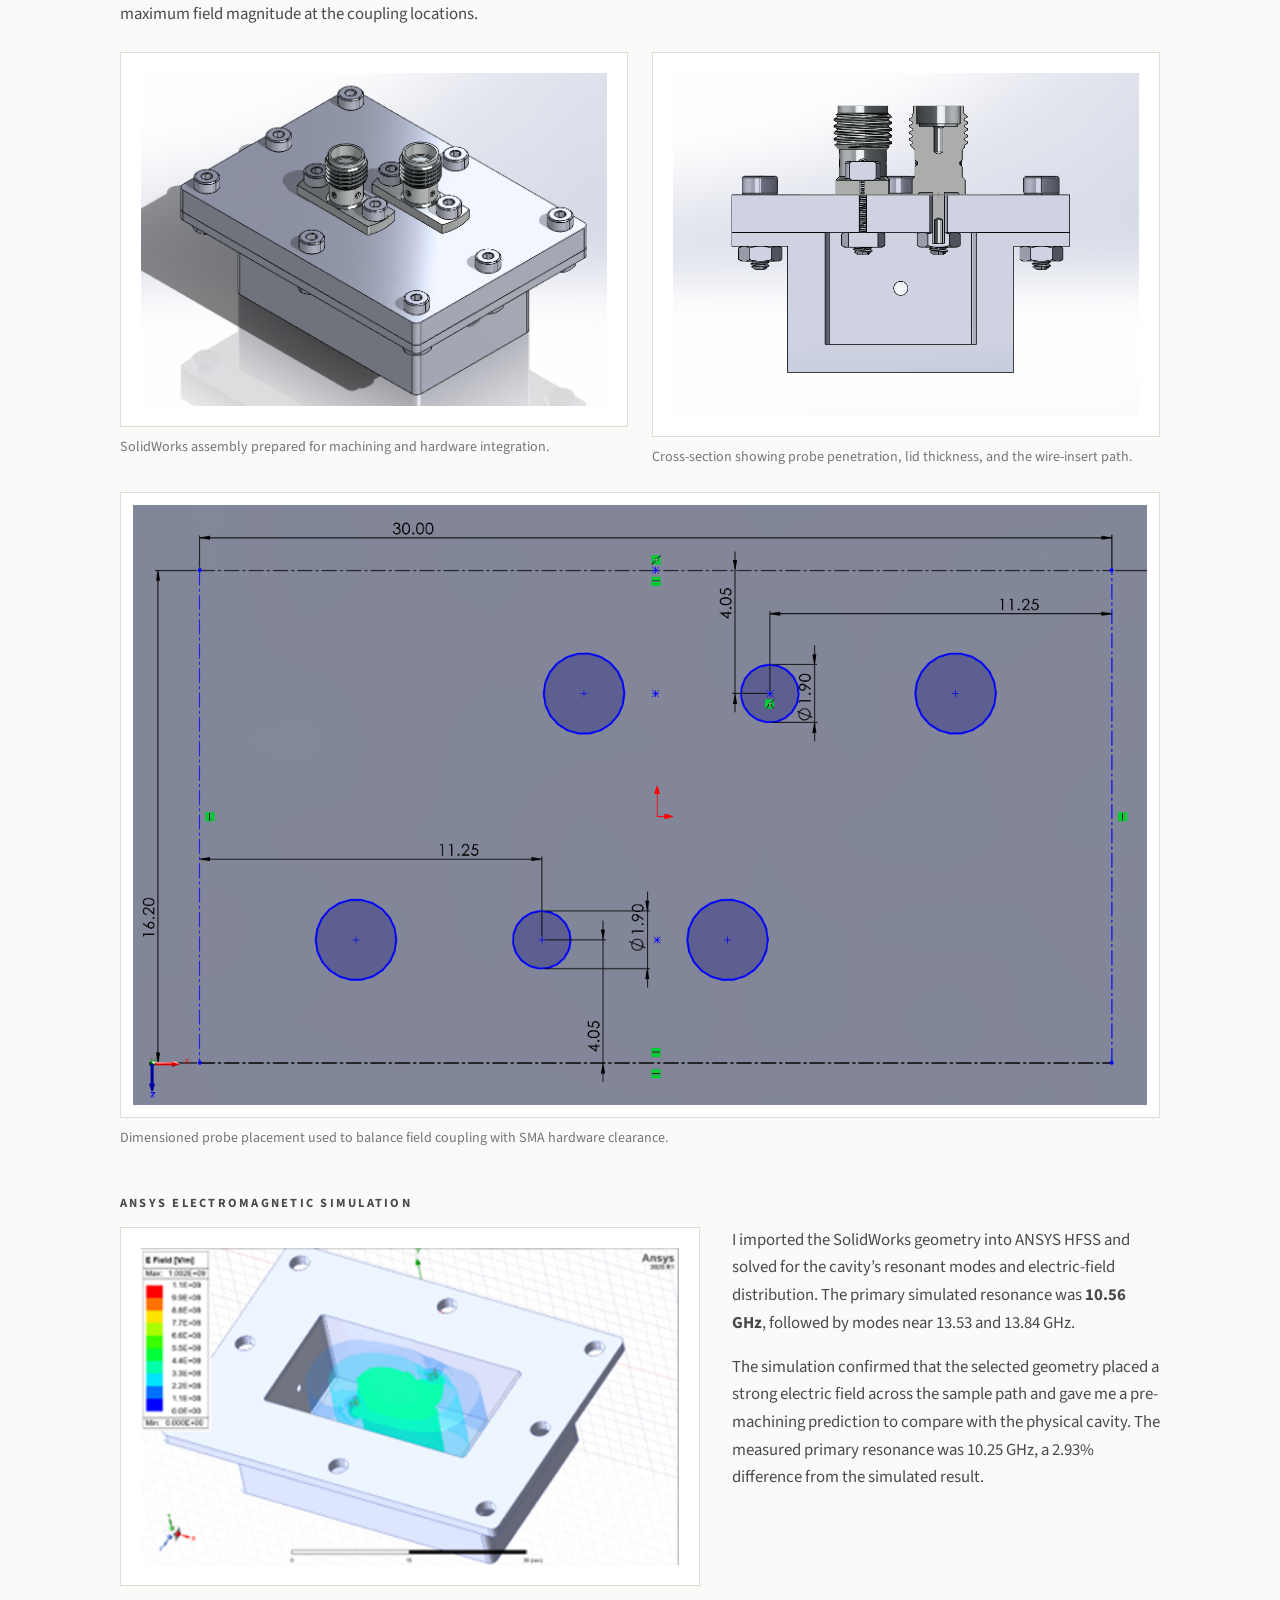
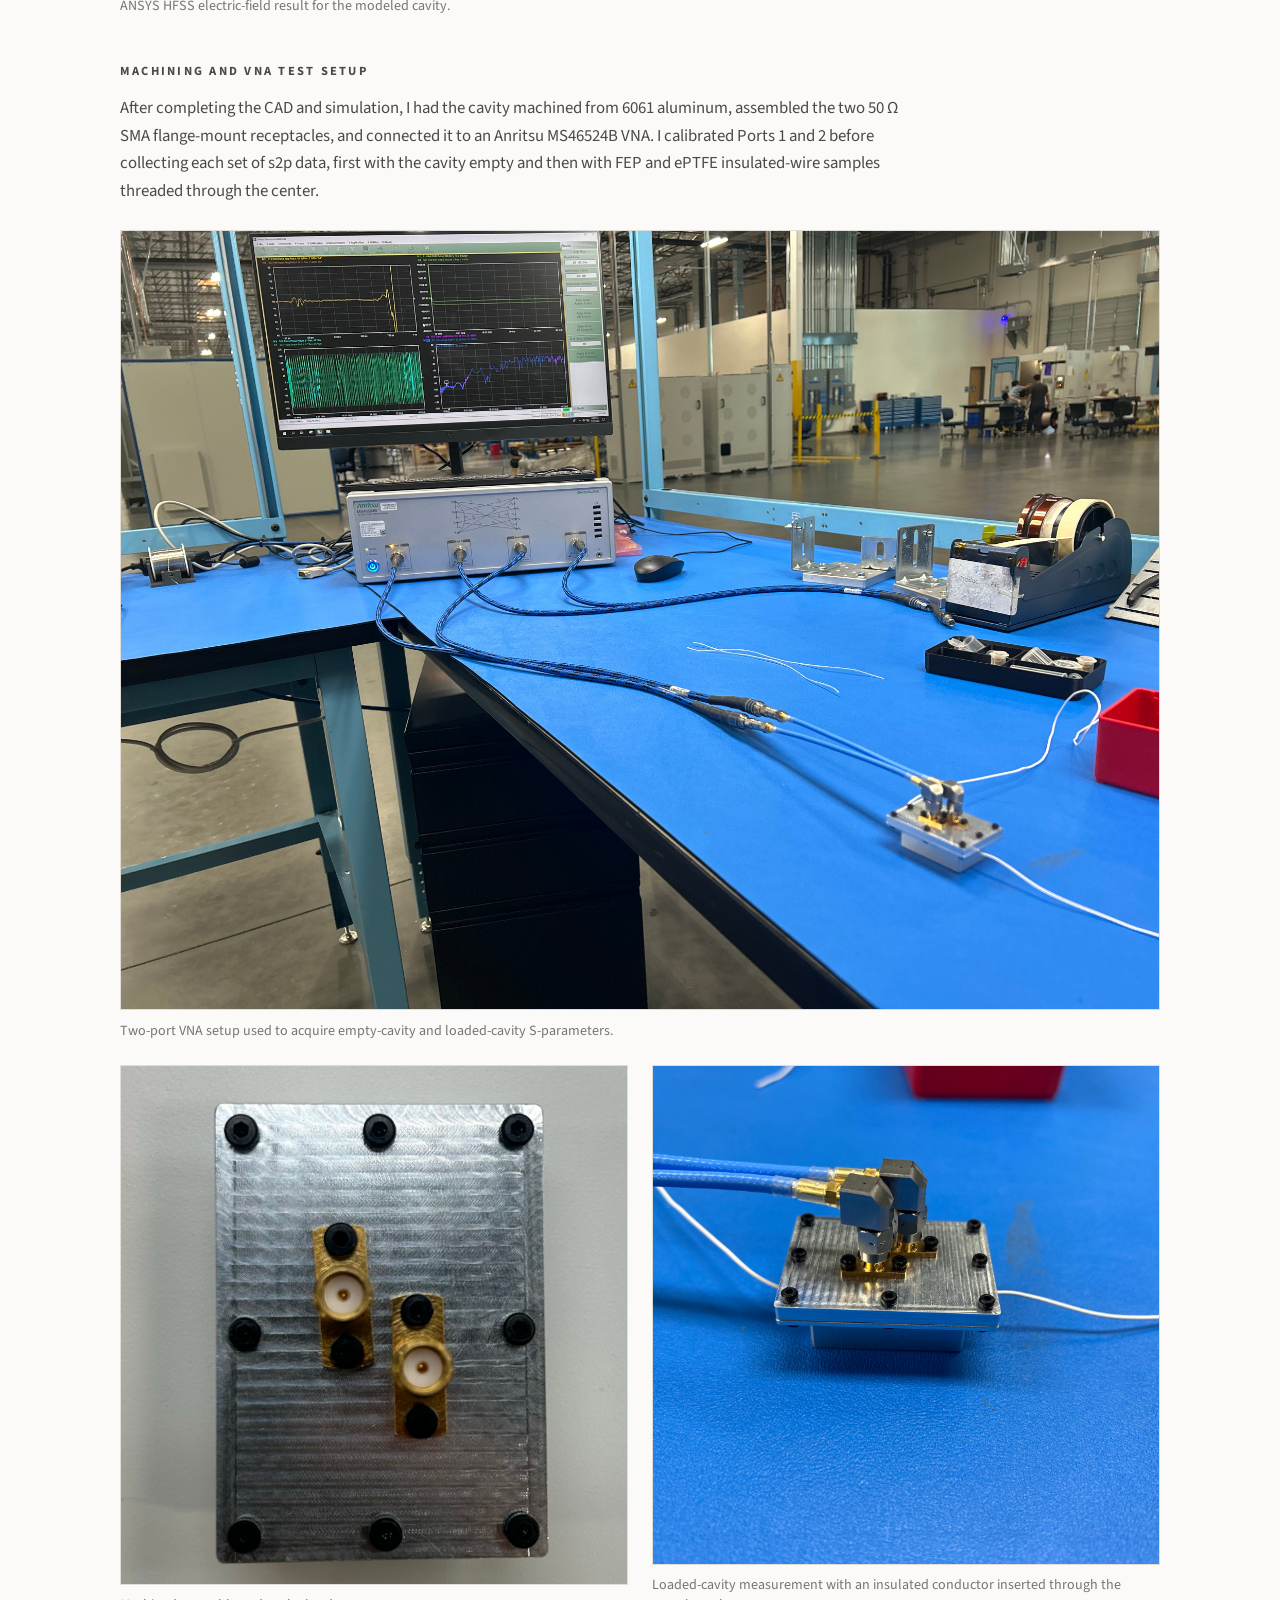
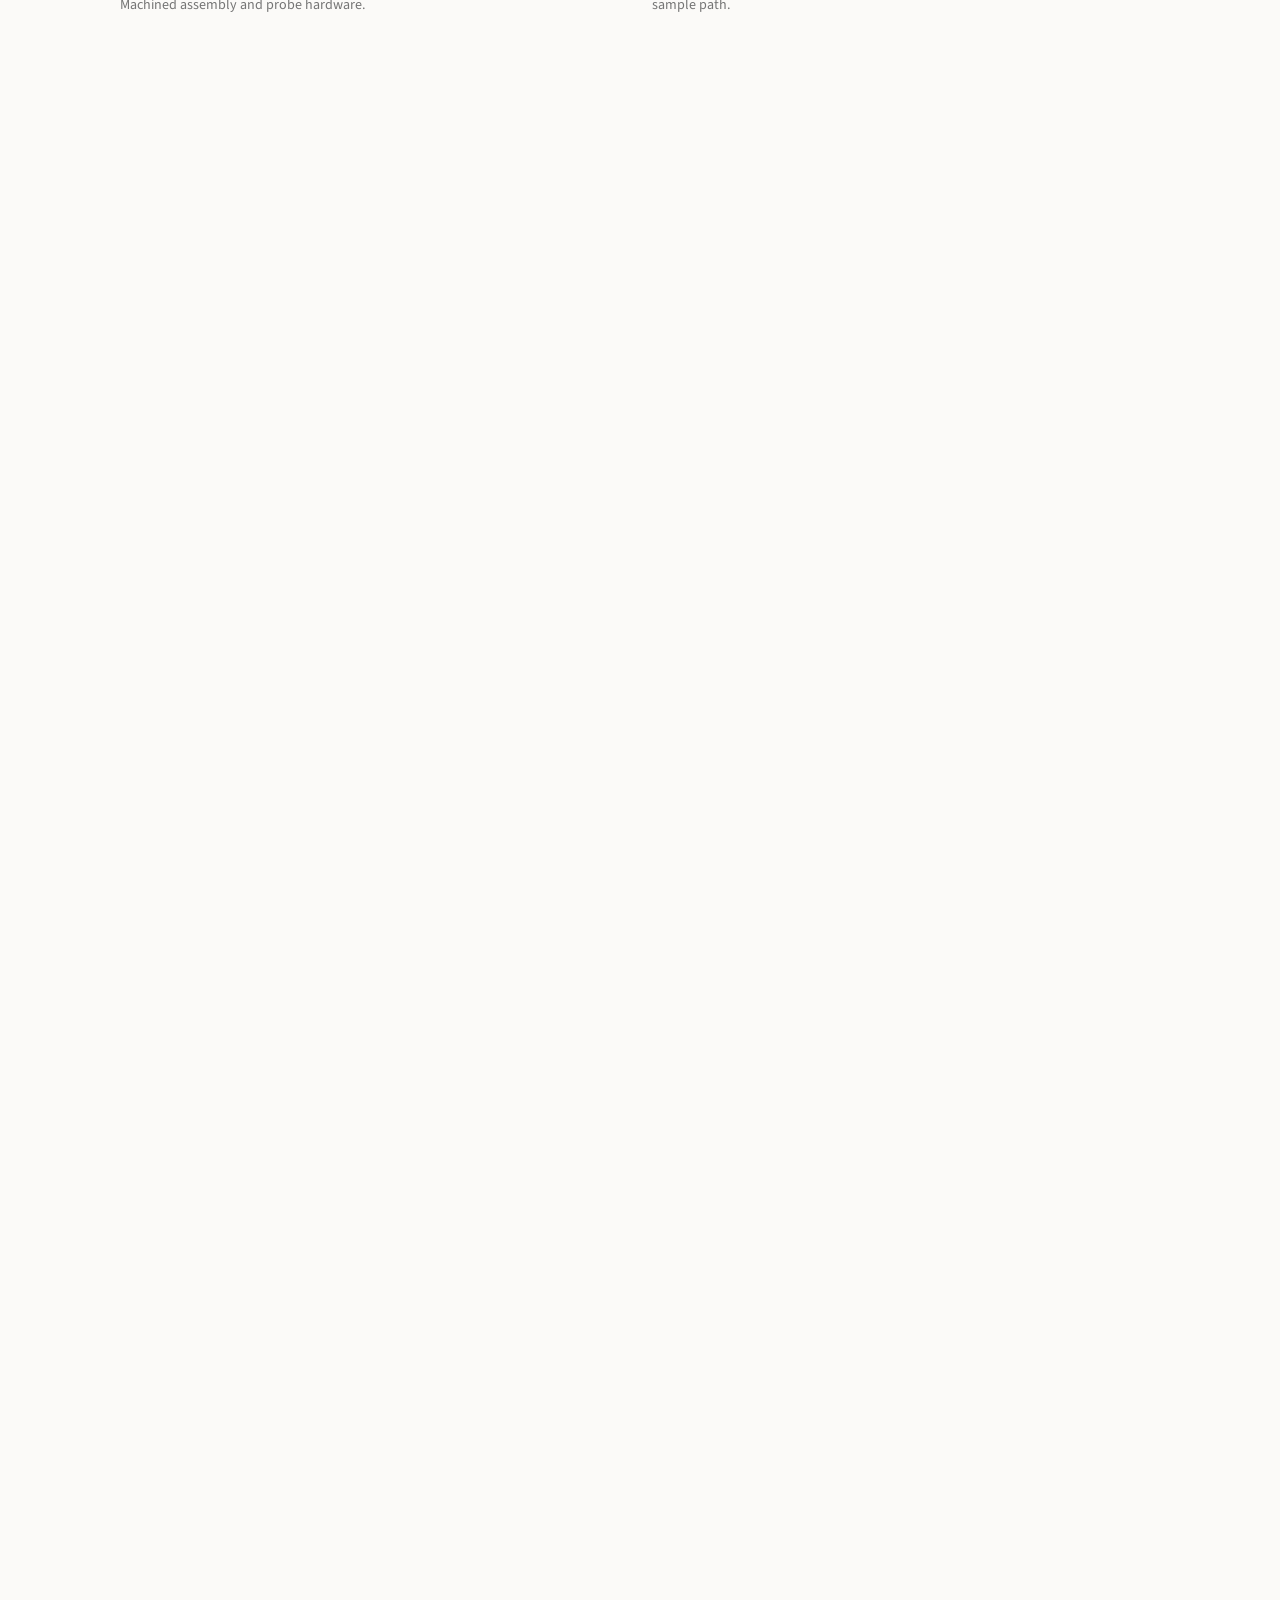
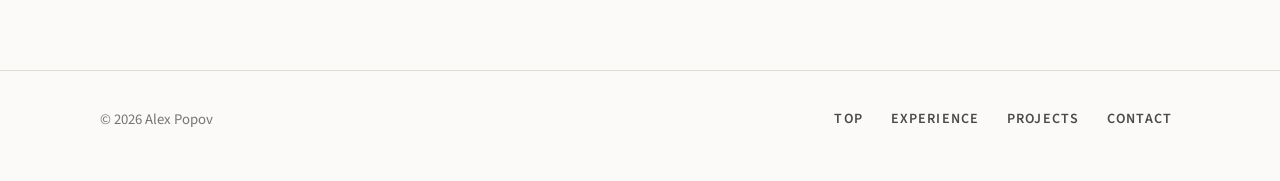
<file: projects/microwave-cavity-resonator.html>
<!doctype html>
<html lang="en">
  <head>
    <meta charset="utf-8" />
    <meta name="viewport" content="width=device-width, initial-scale=1" />
    <meta
      name="description"
      content="Glenair R&D RF internship case study: an end-to-end TE101 microwave cavity resonator instrument for estimating RF-cable dielectric constant from VNA-measured resonance shifts."
    />
    <title>Microwave cavity resonator | Alex Popov</title>

    <link rel="preconnect" href="https://fonts.googleapis.com" />
    <link rel="preconnect" href="https://fonts.gstatic.com" crossorigin />
    <link
      href="https://fonts.googleapis.com/css2?family=Playfair+Display:ital,wght@0,600;0,700;1,600&family=Source+Sans+3:wght@400;500;600;700&display=swap"
      rel="stylesheet"
    />

    <link rel="stylesheet" href="../styles.css" />
    <script defer src="../script.js"></script>
  </head>
  <body>
    <a class="skip-link" href="#main">Skip to content</a>

    <header class="site-header" data-header>
      <nav class="nav container" aria-label="Primary">
        <a class="brand" href="../index.html#top" aria-label="Alex Popov home">Alex Popov</a>

        <button class="nav__toggle" type="button" data-nav-toggle aria-expanded="false">
          <span class="sr-only">Toggle navigation</span>
          <span class="nav__toggle-bars" aria-hidden="true"><span></span></span>
        </button>

        <div class="nav__links" data-nav-links>
          <a href="../index.html#experience">Experience</a>
          <a href="../index.html#projects">Projects</a>
          <a href="../index.html#leadership">Leadership</a>
          <a href="../index.html#skills">Skills</a>
          <a href="../index.html#about">About</a>
          <a href="../index.html#contact">Contact</a>
        </div>
      </nav>
    </header>

    <main id="main" class="case-study">
      <div class="container case-study__wrap case-study__wrap--wide">
        <nav class="case-breadcrumb" aria-label="Breadcrumb">
          <a href="../index.html#experience">← Glenair experience</a>
          <span class="case-breadcrumb__sep" aria-hidden="true">/</span>
          <span class="case-breadcrumb__here">Microwave cavity resonator</span>
        </nav>

        <header class="case-study__header reveal">
          <div class="case-brand">
            <img src="../assets/glenair-logo.png" alt="Glenair" />
            <span>R&amp;D RF Engineering Internship · June 1 – August 21, 2026</span>
          </div>
          <h1 class="case-study__title">
            Microwave Cavity Resonator for RF-Cable Dielectric Characterization
          </h1>
          <p class="case-study__meta">
            Instrument design · ANSYS HFSS · VNA measurements · Python analysis · Cavity perturbation
          </p>
          <p class="case-study__lede">
            I took this instrument from first-principles design through simulation, machining,
            bench testing, and analysis software. Its purpose was to show that a wire-insert
            microwave cavity could estimate the effective dielectric constant of insulation used
            in finished RF cable constructions—not merely show that two samples looked different.
          </p>
        </header>

        <figure class="case-figure case-figure--hero reveal">
          <img
            src="../assets/cavity/resonator-angle.jpg"
            alt="Machined aluminum microwave cavity resonator with two SMA coupling ports"
            width="1890"
            height="1364"
          />
          <figcaption>
            The completed two-port aluminum cavity, machined from my CAD and assembled with SMA
            electric-field probes.
          </figcaption>
        </figure>

        <section class="case-section reveal" aria-labelledby="results-at-a-glance">
          <h2 class="case-section__label" id="results-at-a-glance">Results at a glance</h2>
          <div class="case-metrics">
            <div class="case-metric">
              <strong>10.25 <span>GHz</span></strong>
              <p>Measured empty-cavity primary resonance</p>
            </div>
            <div class="case-metric">
              <strong>10.56 <span>GHz</span></strong>
              <p>ANSYS primary-mode prediction</p>
            </div>
            <div class="case-metric">
              <strong>1.60</strong>
              <p>Estimated 80-thou ePTFE effective permittivity</p>
            </div>
            <div class="case-metric">
              <strong>1.18<span>%</span></strong>
              <p>Difference from cable velocity-factor result</p>
            </div>
          </div>
        </section>

        <section class="case-section reveal" id="objective">
          <h2 class="case-section__label">Objective</h2>
          <div class="case-section__prose case-section__prose--measure">
            <p>
              The project asked whether a compact RF instrument could recover a useful dielectric
              constant from actual cable-insulation constructions. PTFE tape stretch, overlap,
              porosity, compression, and trapped air all affect the electromagnetic behavior of a
              finished cable, so a bulk-material datasheet value does not necessarily describe the
              construction that is manufactured.
            </p>
            <p>
              I designed a rectangular cavity around the TE<sub>101</sub> mode, passed insulated
              conductor samples through its strongest practical electric-field region, and measured
              the shift in its S<sub>21</sub> transmission resonance. Combining that shift with the
              fraction of the cavity’s electric-field energy interacting with the dielectric made it
              possible to estimate the sample’s effective relative permittivity.
            </p>
          </div>
        </section>

        <section class="case-section reveal" id="scope">
          <h2 class="case-section__label">My end-to-end scope</h2>
          <div class="case-scope-grid">
            <article>
              <span>01</span>
              <h3>Designed</h3>
              <p>Derived the TE<sub>101</sub> dimensions and probe locations, then built the complete mechanical assembly in SolidWorks.</p>
            </article>
            <article>
              <span>02</span>
              <h3>Simulated</h3>
              <p>Imported the design into ANSYS HFSS to check resonant modes and electric-field placement before committing to hardware.</p>
            </article>
            <article>
              <span>03</span>
              <h3>Fabricated</h3>
              <p>Prepared the design for machining and had the cavity manufactured from 6061 aluminum by Protolabs.</p>
            </article>
            <article>
              <span>04</span>
              <h3>Measured</h3>
              <p>Calibrated and ran two-port S-parameter tests on an Anritsu MS46524B VNA with empty, FEP, and ePTFE configurations.</p>
            </article>
            <article>
              <span>05</span>
              <h3>Automated</h3>
              <p>Developed a Python UI to parse Touchstone s2p exports, overlay traces, annotate frequencies, and export analysis plots.</p>
            </article>
            <article>
              <span>06</span>
              <h3>Validated</h3>
              <p>Applied cavity perturbation theory and compared the calculated ePTFE result with an independent cable velocity-factor value.</p>
            </article>
          </div>
        </section>

        <section class="case-section reveal" id="principle">
          <h2 class="case-section__label">How the measurement works</h2>
          <div class="case-section__prose case-section__prose--measure">
            <p>
              Port 1 excites the cavity through one SMA probe and Port 2 observes the coupled field
              through the second. At a resonant mode, S<sub>21</sub> rises because more energy is
              transmitted between the ports; an S<sub>11</sub> dip at approximately the same
              frequency provides supporting evidence that less energy is being reflected at Port 1.
              I used the S<sub>21</sub> peak to identify the resonance because it directly shows
              transmission through the cavity.
            </p>
            <p>
              When dielectric surrounds the wire inside the electric field, it increases the stored
              electric energy and moves the resonance downward. The shift is larger when the material
              has higher permittivity or when more of the electric field interacts with it. That
              interaction is represented by the electric-energy filling factor, η<sub>E</sub>.
            </p>
          </div>

          <div class="case-equation" aria-label="Cavity perturbation approximation">
            <span>ε′ ≈ 1 −</span>
            <span class="case-equation__fraction">
              <span>2</span>
              <span>η<sub>E</sub></span>
            </span>
            <span class="case-equation__fraction">
              <span>f<sub>sample</sub> − f<sub>empty</sub></span>
              <span>f<sub>empty</sub></span>
            </span>
          </div>
          <p class="case-equation__note">
            The prototype estimated η<sub>E</sub> from the dielectric-to-cavity volume fraction and
            the TE<sub>101</sub> electric-field distribution. This turns a measured S<sub>21</sub>
            resonance shift into an estimate of effective relative permittivity, ε′.
          </p>
        </section>

        <section class="case-section reveal" id="design">
          <h2 class="case-section__label">Analytical design and CAD</h2>
          <div class="case-specs">
            <div><span>Mode</span><strong>Rectangular TE<sub>101</sub></strong></div>
            <div><span>Internal dimensions</span><strong>30 × 12 × 16.2 mm</strong></div>
            <div><span>Calculated resonance</span><strong>10.523 GHz</strong></div>
            <div><span>Construction</span><strong>6061 aluminum, bolted lid, two SMA probes</strong></div>
            <div><span>Sample path</span><strong>Wire inserted lengthwise through 2 mm wall openings</strong></div>
            <div><span>Useful test band</span><strong>10–18 GHz, limited by the SMA connector rating</strong></div>
          </div>
          <div class="case-section__prose case-section__prose--measure">
            <p>
              The TE<sub>101</sub> mode makes the cavity electric field perpendicular to the wire axis,
              approximating the radial electric-field relationship that matters in a coaxial cable.
              Packaging constraints prevented the mathematically ideal probe locations, so I moved
              the probes to practical positions at 3a/8 and 5a/8 while retaining roughly 65% of the
              maximum field magnitude at the coupling locations.
            </p>
          </div>

          <div class="case-gallery case-gallery--two">
            <figure class="case-figure">
              <div class="case-figure__media case-figure__media--contain">
                <img src="../assets/cavity/cad-render.png" alt="SolidWorks rendering of the assembled cavity resonator" width="957" height="683" loading="lazy" />
              </div>
              <figcaption>SolidWorks assembly prepared for machining and hardware integration.</figcaption>
            </figure>
            <figure class="case-figure">
              <div class="case-figure__media case-figure__media--contain">
                <img src="../assets/cavity/cavity-cross-section.png" alt="Cross-section CAD drawing showing SMA probes entering the cavity" width="914" height="672" loading="lazy" />
              </div>
              <figcaption>Cross-section showing probe penetration, lid thickness, and the wire-insert path.</figcaption>
            </figure>
          </div>

          <figure class="case-figure case-figure--wide">
            <div class="case-figure__media case-figure__media--contain case-figure__media--diagram">
              <img src="../assets/cavity/probe-placement.png" alt="Dimensioned top view of the cavity probe and fastener placement" width="1330" height="787" loading="lazy" />
            </div>
            <figcaption>Dimensioned probe placement used to balance field coupling with SMA hardware clearance.</figcaption>
          </figure>
        </section>

        <section class="case-section reveal" id="simulation">
          <h2 class="case-section__label">ANSYS electromagnetic simulation</h2>
          <div class="case-media-split">
            <figure class="case-figure">
              <div class="case-figure__media case-figure__media--contain case-figure__media--simulation">
                <img src="../assets/cavity/ansys-electric-field.png" alt="ANSYS HFSS electric-field simulation inside the rectangular cavity" width="483" height="285" loading="lazy" />
              </div>
              <figcaption>ANSYS HFSS electric-field result for the modeled cavity.</figcaption>
            </figure>
            <div class="case-section__prose">
              <p>
                I imported the SolidWorks geometry into ANSYS HFSS and solved for the cavity’s
                resonant modes and electric-field distribution. The primary simulated resonance was
                <strong>10.56 GHz</strong>, followed by modes near 13.53 and 13.84 GHz.
              </p>
              <p>
                The simulation confirmed that the selected geometry placed a strong electric field
                across the sample path and gave me a pre-machining prediction to compare with the
                physical cavity. The measured primary resonance was 10.25 GHz, a 2.93% difference
                from the simulated result.
              </p>
            </div>
          </div>
        </section>

        <section class="case-section reveal" id="fabrication-testing">
          <h2 class="case-section__label">Machining and VNA test setup</h2>
          <div class="case-section__prose case-section__prose--measure">
            <p>
              After completing the CAD and simulation, I had the cavity machined from 6061 aluminum,
              assembled the two 50 Ω SMA flange-mount receptacles, and connected it to an Anritsu
              MS46524B VNA. I calibrated Ports 1 and 2 before collecting each set of s2p data, first
              with the cavity empty and then with FEP and ePTFE insulated-wire samples threaded
              through the center.
            </p>
          </div>
          <figure class="case-figure case-figure--wide">
            <img src="../assets/cavity/vna-setup.jpg" alt="Cavity resonator connected to an Anritsu VNA on the Glenair test bench" width="4032" height="3024" loading="lazy" />
            <figcaption>Two-port VNA setup used to acquire empty-cavity and loaded-cavity S-parameters.</figcaption>
          </figure>
          <div class="case-gallery case-gallery--two case-gallery--photos">
            <figure class="case-figure">
              <img src="../assets/cavity/resonator-top.jpg" alt="Top view of the machined cavity resonator" width="1512" height="1893" loading="lazy" />
              <figcaption>Machined assembly and probe hardware.</figcaption>
            </figure>
            <figure class="case-figure">
              <img src="../assets/cavity/resonator-loaded.jpg" alt="Cavity resonator connected to VNA cables with an ePTFE wire sample inserted" width="4032" height="3024" loading="lazy" />
              <figcaption>Loaded-cavity measurement with an insulated conductor inserted through the sample path.</figcaption>
            </figure>
          </div>
        </section>

        <section class="case-section reveal" id="software">
          <h2 class="case-section__label">Python VNA analysis application</h2>
          <div class="case-section__prose case-section__prose--measure">
            <p>
              The VNA exported Touchstone s2p files, so I wrote a Python desktop application to turn
              those raw measurements into repeatable engineering analysis. Its UI let me load data,
              choose S-parameter magnitude or phase traces, overlay S<sub>11</sub> and S<sub>21</sub>,
              inspect values near a target frequency, and export publication-ready plots.
            </p>
            <p>
              That software made the resonance-selection step transparent: the same view could show
              the S<sub>21</sub> transmission peak and supporting S<sub>11</sub> behavior, while
              annotations recorded the exact frequency and dB values used in the calculations.
            </p>
          </div>
          <figure class="case-figure case-figure--wide">
            <img src="../assets/cavity/empty-cavity-overlay.png" alt="Python-generated overlay of empty-cavity S21 and S11 traces around 10.25 gigahertz" width="3433" height="1361" loading="lazy" />
            <figcaption>Python-generated S<sub>21</sub>/S<sub>11</sub> overlay marking the empty-cavity resonance at 10.25 GHz.</figcaption>
          </figure>
        </section>

        <section class="case-section reveal" id="results">
          <h2 class="case-section__label">Measured shifts and dielectric estimates</h2>
          <div class="case-table-wrap">
            <table class="case-table">
              <thead>
                <tr>
                  <th scope="col">Configuration</th>
                  <th scope="col">S<sub>21</sub> resonance</th>
                  <th scope="col">Frequency shift</th>
                  <th scope="col">Estimated ε′</th>
                </tr>
              </thead>
              <tbody>
                <tr>
                  <th scope="row">Empty cavity</th>
                  <td>10.250 GHz</td>
                  <td>Baseline</td>
                  <td>—</td>
                </tr>
                <tr>
                  <th scope="row">42-thou FEP</th>
                  <td>10.210 GHz</td>
                  <td>−40 MHz</td>
                  <td>2.10</td>
                </tr>
                <tr>
                  <th scope="row">42-thou ePTFE</th>
                  <td>10.238 GHz</td>
                  <td>−12 MHz</td>
                  <td>1.33</td>
                </tr>
                <tr>
                  <th scope="row">80-thou ePTFE</th>
                  <td>10.160 GHz</td>
                  <td>−90 MHz</td>
                  <td>1.60</td>
                </tr>
              </tbody>
            </table>
          </div>
          <p class="case-results-note">
            The 42-thou ePTFE sample occupied too little of the field region for a reliable result;
            the larger 80-thou sample produced the stronger shift and the independently validated estimate.
          </p>

          <div class="case-gallery case-gallery--two">
            <figure class="case-figure">
              <img src="../assets/cavity/fep-overlay.png" alt="VNA overlay for the FEP-loaded cavity showing a resonance near 10.21 gigahertz" width="2742" height="1145" loading="lazy" />
              <figcaption>FEP sample: the primary S<sub>21</sub> resonance shifted to 10.21 GHz.</figcaption>
            </figure>
            <figure class="case-figure">
              <img src="../assets/cavity/eptfe-overlay.png" alt="VNA overlay for the larger ePTFE-loaded cavity showing a resonance near 10.16 gigahertz" width="2742" height="1145" loading="lazy" />
              <figcaption>80-thou ePTFE sample: the primary S<sub>21</sub> resonance shifted to 10.16 GHz.</figcaption>
            </figure>
          </div>
        </section>

        <section class="case-section reveal" id="validation">
          <h2 class="case-section__label">Independent validation</h2>
          <div class="case-validation">
            <div>
              <span>Cable velocity factor</span>
              <strong>78.57%</strong>
            </div>
            <div class="case-validation__arrow" aria-hidden="true">→</div>
            <div>
              <span>Velocity-derived ε<sub>eff</sub></span>
              <strong>1.62</strong>
            </div>
            <div class="case-validation__arrow" aria-hidden="true">↔</div>
            <div>
              <span>Cavity-derived ε<sub>eff</sub></span>
              <strong>1.60</strong>
            </div>
          </div>
          <div class="case-section__prose case-section__prose--measure">
            <p>
              For a nonmagnetic TEM cable, ε<sub>eff</sub> ≈ 1/VF<sup>2</sup>. The official cable
              velocity factor therefore implied an effective relative permittivity of 1.6199, while
              the cavity calculation produced 1.6008. The <strong>1.18% difference</strong> was the
              key proof-of-concept result: the measured S<sub>21</sub> shift, field-interaction model,
              and perturbation equation recovered a realistic dielectric value.
            </p>
          </div>
        </section>

        <section class="case-section reveal" id="limitations">
          <h2 class="case-section__label">Limitations and next iteration</h2>
          <ul class="case-list">
            <li><strong>Filling factor:</strong> analytically approximated rather than extracted from a fully calibrated HFSS field-energy integral.</li>
            <li><strong>Conductor perturbation:</strong> the metal center conductor also changes the field and was not independently removed from the estimate.</li>
            <li><strong>Sample openings:</strong> air gaps between smaller samples and the 2 mm insertion holes can reduce the apparent permittivity.</li>
            <li><strong>Non-ideal geometry:</strong> probes, seams, holes, and machining tolerances move the physical cavity away from the ideal analytical model.</li>
            <li><strong>Next step:</strong> add a bare-conductor reference, an 80-thou FEP sample, repeated runs, and an HFSS-derived filling factor.</li>
          </ul>
        </section>

        <section class="case-section case-section--paper reveal" id="paper">
          <div class="case-paper__header">
            <div>
              <h2 class="case-section__label">Full technical paper</h2>
              <p class="case-section__intro">
                My 12-page report contains the derivation, dimensions, VNA interpretation,
                complete measurement table, dielectric calculations, and conclusions.
              </p>
            </div>
            <a class="btn-download btn-download--ghost" href="../assets/papers/cavity-resonator-documentation.pdf" target="_blank" rel="noopener">
              Open PDF
            </a>
          </div>
          <div class="paper-embed">
            <iframe
              src="../assets/papers/cavity-resonator-documentation.pdf#view=FitH"
              title="Wire Insert TE101 Rectangular Cavity Resonator report by Alex Popov"
              loading="lazy"
            ></iframe>
          </div>
        </section>

        <section class="case-section case-section--closing reveal">
          <h2 class="case-section__label">Engineering outcome</h2>
          <p class="case-outcome">
            The completed instrument demonstrated a practical route from measured microwave
            transmission data to an estimated dielectric constant for real RF-cable insulation—and
            it did so through hardware, simulation, test automation, and analytical validation that I
            owned as one connected engineering system.
          </p>
          <p class="project__tags">
            SolidWorks · ANSYS HFSS · Microwave cavities · TE modes · S-parameters · Anritsu VNA · Python · Touchstone · Cavity perturbation · Machining · Experimental validation
          </p>
        </section>
      </div>
    </main>

    <footer class="footer">
      <div class="container footer__inner">
        <p class="footer__copy">© 2026 Alex Popov</p>
        <div class="footer__links">
          <a href="../index.html#top">Top</a>
          <a href="../index.html#experience">Experience</a>
          <a href="../index.html#projects">Projects</a>
          <a href="../index.html#contact">Contact</a>
        </div>
      </div>
    </footer>
  </body>
</html>
</file>
<file: styles.css>
:root {
  color-scheme: light;

  --bg: #fbfaf8;
  --bg-band: #f4f2ee;
  --surface: #ffffff;
  --text: #141414;
  --text-muted: #4a4a4a;
  --text-faint: #757575;
  --border: #e0ddd6;
  --border-strong: #c9c4bb;
  --accent: #141414;
  --link: #1c3d5a;
  --link-hover: #0f2436;

  --font-sans: "Source Sans 3", system-ui, -apple-system, "Segoe UI", Roboto, Arial, sans-serif;
  --font-display: "Playfair Display", Georgia, "Times New Roman", serif;

  --container: min(1080px, calc(100% - 48px));
  --section-pad: clamp(3.5rem, 8vw, 5.5rem);
}

*,
*::before,
*::after {
  box-sizing: border-box;
}

html {
  scroll-behavior: smooth;
}

body {
  margin: 0;
  font-family: var(--font-sans);
  font-size: 1.05rem;
  line-height: 1.65;
  color: var(--text);
  background: var(--bg);
}

img {
  max-width: 100%;
  display: block;
}

a {
  color: inherit;
  text-decoration: none;
}

.container {
  width: var(--container);
  margin: 0 auto;
}

.sr-only {
  position: absolute;
  width: 1px;
  height: 1px;
  padding: 0;
  margin: -1px;
  overflow: hidden;
  clip: rect(0, 0, 0, 0);
  white-space: nowrap;
  border: 0;
}

.skip-link {
  position: absolute;
  left: 16px;
  top: 12px;
  padding: 10px 14px;
  background: var(--surface);
  border: 1px solid var(--border);
  transform: translateY(-160%);
  transition: transform 180ms ease;
  z-index: 9999;
  font-weight: 600;
  font-size: 0.9rem;
}

.skip-link:focus {
  transform: translateY(0);
  outline: 2px solid var(--link);
  outline-offset: 2px;
}

/* ——— Header ——— */
.site-header {
  position: sticky;
  top: 0;
  z-index: 1000;
  background: rgba(251, 250, 248, 0.92);
  backdrop-filter: blur(10px);
  border-bottom: 1px solid var(--border);
}

.nav {
  position: relative;
  display: flex;
  align-items: center;
  justify-content: space-between;
  padding: 1rem 0;
  gap: 1rem;
}

.brand {
  font-weight: 700;
  font-size: 1rem;
  letter-spacing: -0.02em;
  color: var(--text);
}

.nav__toggle {
  display: none;
  border: 1px solid var(--border);
  background: var(--surface);
  border-radius: 6px;
  padding: 10px 12px;
  color: var(--text);
  cursor: pointer;
}

.nav__toggle-bars {
  width: 18px;
  height: 12px;
  display: grid;
  gap: 3px;
}

.nav__toggle-bars::before,
.nav__toggle-bars::after,
.nav__toggle-bars span {
  content: "";
  height: 2px;
  border-radius: 100px;
  background: var(--text);
}

.nav__toggle-bars span {
  opacity: 0.65;
}

.nav__toggle-bars::before,
.nav__toggle-bars::after {
  display: block;
}

.nav__links {
  display: flex;
  align-items: center;
  flex-wrap: wrap;
  gap: 0.25rem 0.125rem;
  font-size: 0.94rem;
  font-weight: 600;
  text-transform: uppercase;
  letter-spacing: 0.06em;
  color: var(--text-muted);
}

.nav__links a {
  padding: 0.5rem 0.65rem;
  border-radius: 4px;
  transition: color 150ms ease, background 150ms ease;
}

.nav__links a:hover {
  color: var(--text);
  background: rgba(0, 0, 0, 0.04);
}

.text-link {
  font-weight: 600;
  color: var(--link);
  text-decoration: underline;
  text-decoration-thickness: 1px;
  text-underline-offset: 3px;
  transition: color 150ms ease;
}

.text-link:hover {
  color: var(--link-hover);
}

/* ——— Hero (editorial) ——— */
.hero {
  padding: var(--section-pad) 0;
  border-bottom: 1px solid var(--border);
}

.hero__inner {
  max-width: 920px;
}

.hero__display {
  margin: 0 0 2.5rem;
  display: flex;
  flex-direction: column;
  gap: 0.35rem;
}

.hero__display-name {
  font-family: var(--font-display);
  font-weight: 700;
  font-size: clamp(2.75rem, 7vw, 4.25rem);
  line-height: 1.05;
  letter-spacing: -0.02em;
  color: var(--text);
}

.hero__display-tagline {
  font-family: var(--font-sans);
  font-weight: 700;
  font-size: clamp(0.78rem, 1.5vw, 0.95rem);
  letter-spacing: 0.22em;
  text-transform: uppercase;
  color: var(--text-muted);
}

.hero__layout {
  display: grid;
  grid-template-columns: 1fr min(280px, 36vw);
  gap: 2.5rem 3rem;
  align-items: start;
}

.hero__copy {
  max-width: 52rem;
}

.hero__lede {
  margin: 0 0 1.25rem;
  font-size: 1.125rem;
  line-height: 1.7;
  color: var(--text);
}

.hero__body,
.hero__closing {
  margin: 0 0 1.25rem;
  color: var(--text-muted);
}

.hero__closing {
  margin-bottom: 1.75rem;
}

.hero__links {
  display: flex;
  flex-wrap: wrap;
  align-items: center;
  gap: 0.5rem 0.35rem;
  font-size: 0.98rem;
}

.hero__links-sep {
  color: var(--text-faint);
  user-select: none;
}

.hero__photo {
  margin: 0;
}

.hero__photo-frame {
  border: 1px solid var(--border);
  background: var(--surface);
  overflow: hidden;
  box-shadow: 0 12px 40px rgba(20, 20, 20, 0.06);
}

.hero__photo img {
  width: 100%;
  aspect-ratio: 4 / 5;
  object-fit: cover;
}

/* ——— Sections ——— */
.section {
  padding: var(--section-pad) 0;
}

.section--band {
  background: var(--bg-band);
  border-top: 1px solid var(--border);
  border-bottom: 1px solid var(--border);
}

.section--projects {
  border-top: 1px solid var(--border);
}

.section--contact {
  padding-bottom: calc(var(--section-pad) + 1rem);
}

.section__label {
  margin: 0 0 2.25rem;
  font-family: var(--font-sans);
  font-size: 0.82rem;
  font-weight: 700;
  letter-spacing: 0.2em;
  text-transform: uppercase;
  color: var(--text-muted);
}

/* ——— Experience ——— */
.experience {
  background: var(--surface);
  border: 1px solid var(--border);
  box-shadow: 0 10px 36px rgba(20, 20, 20, 0.045);
}

.experience__header {
  display: grid;
  grid-template-columns: minmax(280px, 0.85fr) minmax(0, 1.15fr);
  gap: 2rem 3rem;
  align-items: center;
  padding: clamp(1.5rem, 4vw, 2.5rem);
  border-bottom: 1px solid var(--border);
}

.experience__identity {
  display: flex;
  align-items: center;
  gap: 1.25rem;
}

.experience__logo-frame {
  flex: 0 0 150px;
  padding: 0.7rem;
  background: #ffffff;
  border: 1px solid var(--border);
}

.experience__logo {
  width: 100%;
  height: auto;
}

.experience__role,
.experience__date {
  margin: 0;
  font-size: 0.82rem;
  font-weight: 700;
  letter-spacing: 0.1em;
  text-transform: uppercase;
  color: var(--text-faint);
}

.experience__company {
  margin: 0.2rem 0 0.35rem;
  font-family: var(--font-display);
  font-size: clamp(1.65rem, 3vw, 2.15rem);
  line-height: 1.05;
}

.experience__summary {
  margin: 0;
  color: var(--text-muted);
}

.experience__projects {
  display: grid;
  grid-template-columns: repeat(3, minmax(0, 1fr));
}

.experience-project {
  display: flex;
  flex-direction: column;
  min-width: 0;
  padding: clamp(1.35rem, 3vw, 2rem);
  border-right: 1px solid var(--border);
  color: var(--text-muted);
}

.experience-project:last-child {
  border-right: 0;
}

.experience-project__eyebrow {
  margin: 0 0 0.75rem;
  font-size: 0.74rem;
  font-weight: 700;
  letter-spacing: 0.11em;
  line-height: 1.45;
  text-transform: uppercase;
  color: var(--text-faint);
}

.experience-project__title {
  margin: 0 0 0.7rem;
  font-family: var(--font-display);
  font-size: 1.25rem;
  line-height: 1.2;
  color: var(--text);
}

.experience-project p:not(.experience-project__eyebrow) {
  margin: 0;
}

.experience-project .btn-text-arrow {
  align-self: flex-start;
  margin-top: auto;
  padding-top: 0.7rem;
  transform: translateY(0.8rem);
}

.experience-project--link {
  background: var(--bg);
  transition: background 180ms ease, box-shadow 180ms ease;
}

.experience-project--link:hover {
  background: #f1eee8;
  box-shadow: inset 0 -3px 0 var(--link);
}

.experience-project--link:focus-visible {
  outline: 2px solid var(--link);
  outline-offset: -4px;
}

.experience__contribution {
  margin: 0;
  padding: 1.1rem clamp(1.5rem, 4vw, 2.5rem);
  border-top: 1px solid var(--border);
  font-size: 0.94rem;
  color: var(--text-muted);
}

.experience__contribution strong {
  color: var(--text);
}

/* ——— Projects (image + narrative) ——— */
.project-list {
  display: flex;
  flex-direction: column;
  gap: clamp(3rem, 6vw, 4.5rem);
}

.project {
  display: grid;
  grid-template-columns: minmax(0, 1.05fr) minmax(0, 1fr);
  gap: 2rem 2.5rem;
  align-items: start;
  padding-bottom: clamp(3rem, 6vw, 4.5rem);
  border-bottom: 1px solid var(--border);
}

.project:last-child {
  border-bottom: none;
  padding-bottom: 0;
}

.project__media {
  display: block;
  border: 1px solid var(--border);
  background: var(--surface);
  overflow: hidden;
  box-shadow: 0 8px 32px rgba(20, 20, 20, 0.05);
  margin: 0;
}

.project__media img {
  width: 100%;
  aspect-ratio: 4 / 3;
  object-fit: cover;
  transition: transform 400ms ease;
}

.project__media:hover img {
  transform: scale(1.02);
}

.project__title {
  margin: 0 0 0.35rem;
  font-family: var(--font-display);
  font-size: clamp(1.45rem, 2.5vw, 1.75rem);
  font-weight: 700;
  letter-spacing: -0.02em;
  line-height: 1.2;
  color: var(--text);
}

.project__meta {
  margin: 0 0 1rem;
  font-size: 0.88rem;
  font-weight: 600;
  text-transform: uppercase;
  letter-spacing: 0.1em;
  color: var(--text-faint);
}

.project__desc {
  margin: 0 0 1rem;
  color: var(--text-muted);
}

.project__bullets {
  margin: 0 0 1rem;
  padding-left: 1.15rem;
  color: var(--text-muted);
}

.project__bullets li {
  margin: 0.4rem 0;
}

.project__bullets strong {
  color: var(--text);
  font-weight: 600;
}

.project__tags {
  margin: 0 0 0.5rem;
  font-size: 0.92rem;
  color: var(--text-faint);
}

.project__links {
  margin-top: 1rem;
  display: flex;
  flex-wrap: wrap;
  gap: 0.75rem 1.25rem;
}

.project__link {
  font-weight: 600;
  font-size: 0.94rem;
  color: var(--link);
  text-decoration: underline;
  text-decoration-thickness: 1px;
  text-underline-offset: 3px;
}

.project__link:hover {
  color: var(--link-hover);
}

.project__media--link {
  cursor: pointer;
  color: inherit;
  transition: box-shadow 200ms ease, border-color 200ms ease;
}

.project__media--link:hover {
  border-color: var(--border-strong);
  box-shadow: 0 10px 36px rgba(20, 20, 20, 0.08);
}

.project__media--link:focus-visible {
  outline: 2px solid var(--link);
  outline-offset: 3px;
}

.project__title a {
  color: inherit;
  text-decoration: none;
  transition: color 150ms ease;
}

.project__title a:hover {
  color: var(--link);
}

.project__links--row {
  margin-top: 1.25rem;
}

.btn-text-arrow {
  display: inline-flex;
  align-items: center;
  gap: 0.35rem;
  font-weight: 700;
  font-size: 0.82rem;
  text-transform: uppercase;
  letter-spacing: 0.14em;
  color: var(--link);
  border: 1px solid var(--border-strong);
  background: var(--surface);
  padding: 0.65rem 1rem;
  border-radius: 4px;
  transition: background 150ms ease, border-color 150ms ease, color 150ms ease;
}

.btn-text-arrow::after {
  content: "→";
  font-weight: 600;
  letter-spacing: 0;
}

.btn-text-arrow:hover {
  color: var(--link-hover);
  background: var(--bg-band);
  border-color: var(--text-faint);
}

.hero__lede strong {
  font-weight: 600;
  color: var(--text);
}

/* ——— Case study page ——— */
.case-study {
  padding: 2.25rem 0 var(--section-pad);
}

.case-study__wrap {
  max-width: 760px;
}

.case-study__wrap--wide {
  max-width: 1040px;
}

.case-study__wrap--wide .case-study__header,
.case-study__wrap--wide .case-section__prose--measure {
  max-width: 790px;
}

.case-breadcrumb {
  display: flex;
  flex-wrap: wrap;
  align-items: center;
  gap: 0.35rem 0.5rem;
  font-size: 0.88rem;
  font-weight: 600;
  text-transform: uppercase;
  letter-spacing: 0.08em;
  margin-bottom: 2rem;
}

.case-breadcrumb a {
  color: var(--link);
  text-decoration: underline;
  text-decoration-thickness: 1px;
  text-underline-offset: 3px;
}

.case-breadcrumb a:hover {
  color: var(--link-hover);
}

.case-breadcrumb__sep {
  color: var(--text-faint);
}

.case-breadcrumb__here {
  color: var(--text-muted);
}

.case-study__header {
  margin-bottom: 2.75rem;
  padding-bottom: 2rem;
  border-bottom: 1px solid var(--border);
}

.case-study__title {
  margin: 0 0 0.5rem;
  font-family: var(--font-display);
  font-size: clamp(1.85rem, 4vw, 2.35rem);
  font-weight: 700;
  letter-spacing: -0.02em;
  line-height: 1.15;
}

.case-study__meta {
  margin: 0 0 1rem;
  font-size: 0.82rem;
  font-weight: 700;
  letter-spacing: 0.12em;
  text-transform: uppercase;
  color: var(--text-faint);
}

.case-study__lede {
  margin: 0;
  font-size: 1.08rem;
  line-height: 1.65;
  color: var(--text-muted);
}

.case-brand {
  display: flex;
  align-items: center;
  gap: 0.9rem;
  margin-bottom: 1.3rem;
  color: var(--text-faint);
  font-size: 0.76rem;
  font-weight: 700;
  letter-spacing: 0.1em;
  text-transform: uppercase;
}

.case-brand img {
  width: 112px;
  padding: 0.35rem;
  background: #ffffff;
  border: 1px solid var(--border);
}

.case-metrics {
  display: grid;
  grid-template-columns: repeat(4, minmax(0, 1fr));
  border: 1px solid var(--border);
  background: var(--surface);
}

.case-metric {
  padding: 1.25rem 1.1rem;
  border-right: 1px solid var(--border);
}

.case-metric:last-child {
  border-right: 0;
}

.case-metric strong {
  display: block;
  margin-bottom: 0.35rem;
  font-family: var(--font-display);
  font-size: clamp(1.55rem, 3vw, 2rem);
  line-height: 1;
}

.case-metric strong span {
  font-family: var(--font-sans);
  font-size: 0.55em;
  color: var(--text-muted);
}

.case-metric p {
  margin: 0;
  font-size: 0.82rem;
  line-height: 1.4;
  color: var(--text-faint);
}

.case-equation {
  display: flex;
  flex-wrap: wrap;
  align-items: center;
  justify-content: center;
  gap: 0.45rem;
  margin: 1.5rem 0 0.8rem;
  padding: 1.35rem;
  border: 1px solid var(--border);
  background: var(--surface);
  font-family: Georgia, "Times New Roman", serif;
  font-size: clamp(1.25rem, 3vw, 1.65rem);
}

.case-equation__fraction {
  display: inline-grid;
  grid-template-rows: auto auto;
  text-align: center;
  line-height: 1.2;
}

.case-equation__fraction > span:first-child {
  padding: 0 0.35rem 0.12rem;
  border-bottom: 1px solid currentColor;
}

.case-equation__fraction > span:last-child {
  padding-top: 0.12rem;
}

.case-equation__note {
  margin: 0;
  font-size: 0.88rem;
  color: var(--text-faint);
  text-align: center;
}

.case-specs {
  margin-bottom: 1.25rem;
  border-top: 1px solid var(--border);
}

.case-specs > div {
  display: grid;
  grid-template-columns: minmax(120px, 0.35fr) minmax(0, 1fr);
  gap: 1rem;
  padding: 0.75rem 0;
  border-bottom: 1px solid var(--border);
}

.case-specs span {
  font-size: 0.76rem;
  font-weight: 700;
  letter-spacing: 0.1em;
  text-transform: uppercase;
  color: var(--text-faint);
}

.case-specs strong {
  font-weight: 600;
}

.case-steps--numbered li {
  margin-bottom: 0.75rem;
  padding-left: 0.25rem;
}

.case-table-wrap {
  margin-bottom: 1.25rem;
  overflow-x: auto;
  border: 1px solid var(--border);
  background: var(--surface);
}

.case-table {
  width: 100%;
  border-collapse: collapse;
  min-width: 600px;
  text-align: left;
}

.case-table th,
.case-table td {
  padding: 0.85rem 1rem;
  border-bottom: 1px solid var(--border);
  vertical-align: top;
}

.case-table thead th {
  font-size: 0.72rem;
  letter-spacing: 0.1em;
  text-transform: uppercase;
  color: var(--text-faint);
}

.case-table tbody th {
  font-weight: 600;
  color: var(--text);
}

.case-table tbody td {
  color: var(--text-muted);
}

.case-table tr:last-child th,
.case-table tr:last-child td {
  border-bottom: 0;
}

.case-validation {
  display: grid;
  grid-template-columns: 1fr auto 1fr auto 1fr;
  gap: 0.75rem;
  align-items: center;
  margin-bottom: 1.25rem;
  padding: 1.25rem;
  border: 1px solid var(--border);
  background: var(--surface);
}

.case-validation > div:not(.case-validation__arrow) {
  text-align: center;
}

.case-validation span {
  display: block;
  margin-bottom: 0.35rem;
  font-size: 0.72rem;
  font-weight: 700;
  line-height: 1.4;
  letter-spacing: 0.08em;
  text-transform: uppercase;
  color: var(--text-faint);
}

.case-validation strong {
  font-family: var(--font-display);
  font-size: 1.6rem;
}

.case-validation__arrow {
  color: var(--text-faint);
}

.case-section--closing {
  margin-bottom: 0;
  padding: 1.5rem;
  border: 1px solid var(--border);
  background: var(--bg-band);
}

.case-outcome {
  margin: 0 0 1rem;
  font-family: var(--font-display);
  font-size: 1.25rem;
  line-height: 1.45;
}

.case-section {
  margin-bottom: 2.75rem;
}

.case-section--paper {
  margin-bottom: 0;
  padding-bottom: 2rem;
}

.case-section__label {
  margin: 0 0 0.85rem;
  font-size: 0.78rem;
  font-weight: 700;
  letter-spacing: 0.18em;
  text-transform: uppercase;
  color: var(--text-muted);
}

.case-section__intro {
  margin: 0 0 1.25rem;
  color: var(--text-muted);
}

.case-section__prose {
  color: var(--text-muted);
}

.case-section__prose p {
  margin: 0 0 1rem;
}

.case-section__prose p:last-child {
  margin-bottom: 0;
}

.case-steps {
  margin: 0;
  padding-left: 1.2rem;
}

.case-steps li {
  margin: 0.45rem 0;
}

.case-steps strong {
  color: var(--text);
  font-weight: 600;
}

.case-list {
  margin: 0;
  padding-left: 1.2rem;
  color: var(--text-muted);
}

.case-list li {
  margin: 0.5rem 0;
}

.case-list strong {
  color: var(--text);
  font-weight: 600;
}

.case-figure {
  margin: 0;
  min-width: 0;
}

.case-figure img {
  display: block;
  width: 100%;
  height: auto;
}

.case-figure figcaption {
  margin-top: 0.65rem;
  font-size: 0.88rem;
  line-height: 1.45;
  color: var(--text-faint);
}

.case-figure--hero {
  margin: -0.5rem 0 2.75rem;
}

.case-figure--hero img {
  max-height: 620px;
  object-fit: cover;
  object-position: center 54%;
  border: 1px solid var(--border);
}

.case-figure--wide {
  margin-top: 1.5rem;
}

.case-figure--wide > img {
  border: 1px solid var(--border);
}

.case-figure__media {
  display: flex;
  align-items: center;
  justify-content: center;
  min-height: 285px;
  padding: 1.25rem;
  border: 1px solid var(--border);
  background: var(--surface);
  overflow: hidden;
}

.case-figure__media--contain img {
  max-height: 350px;
  object-fit: contain;
}

.case-figure__media--diagram {
  min-height: 0;
  padding: 0.75rem;
}

.case-figure__media--diagram img {
  max-height: none;
}

.case-figure__media--simulation {
  min-height: 320px;
}

.case-figure__media--simulation img {
  image-rendering: auto;
}

.case-gallery {
  display: grid;
  gap: 1.5rem;
  margin-top: 1.5rem;
}

.case-gallery--two {
  grid-template-columns: repeat(2, minmax(0, 1fr));
}

.case-gallery--photos .case-figure {
  display: flex;
  flex-direction: column;
}

.case-gallery--photos .case-figure > img {
  flex: 1;
  min-height: 360px;
  max-height: 520px;
  border: 1px solid var(--border);
  background: var(--surface);
  object-fit: cover;
}

.case-gallery--photos .case-figure:first-child > img {
  object-position: center 42%;
}

.case-media-split {
  display: grid;
  grid-template-columns: minmax(0, 1.15fr) minmax(260px, 0.85fr);
  gap: 2rem;
  align-items: start;
}

.case-scope-grid {
  display: grid;
  grid-template-columns: repeat(3, minmax(0, 1fr));
  border-top: 1px solid var(--border);
  border-left: 1px solid var(--border);
}

.case-scope-grid article {
  padding: 1.25rem;
  border-right: 1px solid var(--border);
  border-bottom: 1px solid var(--border);
  background: var(--surface);
}

.case-scope-grid span {
  display: block;
  margin-bottom: 0.65rem;
  font-size: 0.72rem;
  font-weight: 700;
  letter-spacing: 0.12em;
  color: var(--link);
}

.case-scope-grid h3 {
  margin: 0 0 0.4rem;
  font-family: var(--font-display);
  font-size: 1.15rem;
}

.case-scope-grid p,
.case-results-note {
  margin: 0;
  color: var(--text-muted);
}

.case-results-note {
  max-width: 760px;
  font-size: 0.92rem;
}

.case-paper__header {
  display: flex;
  align-items: end;
  justify-content: space-between;
  gap: 1.5rem;
  margin-bottom: 1rem;
}

.case-paper__header .case-section__intro {
  max-width: 650px;
  margin-bottom: 0;
}

.case-paper__header .btn-download {
  flex: 0 0 auto;
}

.paper-embed {
  padding: 0.75rem;
  border: 1px solid var(--border);
  background: var(--surface);
  box-shadow: 0 8px 28px rgba(20, 20, 20, 0.05);
}

.paper-embed iframe {
  display: block;
  width: 100%;
  min-height: 74vh;
  border: 1px solid var(--border);
  background: var(--bg-band);
}

.media-placeholder {
  margin: 0 0 2rem;
}

.media-placeholder:last-of-type {
  margin-bottom: 0;
}

.media-placeholder__frame {
  position: relative;
  display: flex;
  align-items: center;
  justify-content: center;
  border: 1px dashed var(--border-strong);
  background: linear-gradient(145deg, #eeece8 0%, #e4e1db 100%);
  color: var(--text-faint);
  text-align: center;
  padding: 1.5rem;
}

.media-placeholder__frame--16x9 {
  aspect-ratio: 16 / 9;
}

.media-placeholder__frame--4x3 {
  aspect-ratio: 4 / 3;
}

/* Real photos: preserve file aspect ratio (wide CAD exports, letterboxing, etc.) */
.media-placeholder__frame--16x9:has(img),
.media-placeholder__frame--4x3:has(img) {
  aspect-ratio: auto;
  height: auto;
}

.media-placeholder__frame:has(img) {
  position: relative;
  display: block;
  padding: 0;
  background: var(--bg);
  border: 1px solid var(--border);
  overflow: hidden;
}

.media-placeholder__frame:has(img) img {
  display: block;
  width: 100%;
  height: auto;
  object-fit: contain;
}

.media-placeholder__tag {
  font-size: 0.78rem;
  font-weight: 700;
  letter-spacing: 0.12em;
  text-transform: uppercase;
  max-width: 28ch;
  line-height: 1.45;
}

.media-placeholder__cap {
  margin: 0.65rem 0 0;
  font-size: 0.92rem;
  color: var(--text-muted);
  line-height: 1.5;
}

.pdf-panel {
  margin-top: 1.25rem;
  border: 1px solid var(--border);
  background: var(--surface);
  padding: 1rem;
  box-shadow: 0 8px 28px rgba(20, 20, 20, 0.05);
}

.pdf-panel__toolbar {
  display: flex;
  flex-wrap: wrap;
  align-items: center;
  gap: 0.65rem;
  margin-bottom: 0.85rem;
}

.btn-download {
  display: inline-flex;
  align-items: center;
  justify-content: center;
  font-weight: 700;
  font-size: 0.8rem;
  text-transform: uppercase;
  letter-spacing: 0.1em;
  padding: 0.65rem 1.1rem;
  border-radius: 4px;
  border: 1px solid var(--text);
  background: var(--text);
  color: var(--surface);
  cursor: pointer;
  transition: background 150ms ease, color 150ms ease, border-color 150ms ease;
}

.btn-download:hover {
  background: var(--surface);
  color: var(--text);
}

.btn-download--ghost {
  background: var(--surface);
  color: var(--text);
  border-color: var(--border-strong);
}

.btn-download--ghost:hover {
  background: var(--bg-band);
  border-color: var(--text-faint);
}

.pdf-panel__frame {
  width: 100%;
  min-height: 70vh;
  border: 1px solid var(--border);
  background: var(--bg-band);
}

.pdf-panel__note {
  margin: 0.75rem 0 0;
  font-size: 0.88rem;
  color: var(--text-faint);
  line-height: 1.5;
}

.inline-code {
  font-family: ui-monospace, SFMono-Regular, Menlo, Consolas, monospace;
  font-size: 0.88em;
  background: var(--bg-band);
  padding: 0.12em 0.35em;
  border-radius: 4px;
  border: 1px solid var(--border);
}

/* ——— Leadership / About blocks ——— */
.grid-two {
  display: grid;
  grid-template-columns: repeat(2, 1fr);
  gap: 2rem 2.5rem;
}

.grid-two--skills {
  gap: 1.5rem;
}

.prose-block {
  padding: 1.75rem 1.75rem 1.85rem;
  background: var(--surface);
  border: 1px solid var(--border);
}

.prose-block--tight {
  padding: 1.35rem 1.5rem 1.5rem;
}

.prose-block__title {
  margin: 0 0 0.35rem;
  font-family: var(--font-display);
  font-size: 1.2rem;
  font-weight: 700;
  letter-spacing: -0.02em;
}

.prose-block__date {
  margin: 0 0 0.85rem;
  font-size: 0.88rem;
  font-weight: 600;
  color: var(--text-faint);
}

.prose-block p {
  margin: 0 0 0.85rem;
  color: var(--text-muted);
}

.prose-block ul {
  margin: 0;
  padding-left: 1.15rem;
  color: var(--text-muted);
}

.prose-block li {
  margin: 0.35rem 0;
}

.prose-block strong {
  color: var(--text);
  font-weight: 600;
}

.skill-inline {
  margin: 0.5rem 0 0 !important;
  font-size: 0.92rem;
  color: var(--text-faint) !important;
}

/* ——— Contact ——— */
.contact-block {
  max-width: 40rem;
  padding: 2rem 0 0;
}

.contact-block__intro {
  margin: 0 0 1rem;
  color: var(--text-muted);
}

.contact-block__email {
  margin: 0 0 1rem;
}

.contact-email {
  font-family: var(--font-display);
  font-size: clamp(1.35rem, 3vw, 1.85rem);
  font-weight: 700;
  color: var(--link);
  text-decoration: underline;
  text-decoration-thickness: 1px;
  text-underline-offset: 4px;
  word-break: break-word;
}

.contact-email:hover {
  color: var(--link-hover);
}

.contact-block__social {
  display: flex;
  flex-wrap: wrap;
  align-items: center;
  gap: 0.5rem 0.35rem;
}

/* ——— Footer ——— */
.footer {
  padding: 2rem 0 2.75rem;
  border-top: 1px solid var(--border);
  background: var(--bg);
}

.footer__inner {
  display: flex;
  flex-wrap: wrap;
  justify-content: space-between;
  align-items: center;
  gap: 1rem 1.5rem;
}

.footer__copy {
  margin: 0;
  font-size: 0.92rem;
  color: var(--text-faint);
}

.footer__links {
  display: flex;
  flex-wrap: wrap;
  gap: 0.35rem 0.75rem;
  font-size: 0.88rem;
  font-weight: 600;
  text-transform: uppercase;
  letter-spacing: 0.08em;
}

.footer__links a {
  padding: 0.35rem 0.5rem;
  color: var(--text-muted);
  border-radius: 4px;
  transition: color 150ms ease, background 150ms ease;
}

.footer__links a:hover {
  color: var(--text);
  background: rgba(0, 0, 0, 0.04);
}

/* ——— Reveal ——— */
.reveal {
  opacity: 0;
  transform: translateY(10px);
  transition: opacity 560ms ease, transform 560ms ease;
}

.reveal.is-visible {
  opacity: 1;
  transform: translateY(0);
}

@media (max-width: 900px) {
  .hero__layout {
    grid-template-columns: 1fr;
  }

  .hero__photo {
    max-width: 300px;
  }

  .project {
    grid-template-columns: 1fr;
  }

  .experience__header {
    grid-template-columns: 1fr;
  }

  .experience__projects {
    grid-template-columns: 1fr;
  }

  .experience-project {
    border-right: 0;
    border-bottom: 1px solid var(--border);
  }

  .experience-project:last-child {
    border-bottom: 0;
  }

  .case-metrics {
    grid-template-columns: repeat(2, minmax(0, 1fr));
  }

  .case-metric:nth-child(2) {
    border-right: 0;
  }

  .case-metric:nth-child(-n + 2) {
    border-bottom: 1px solid var(--border);
  }

  .case-validation {
    grid-template-columns: 1fr;
  }

  .case-validation__arrow {
    transform: rotate(90deg);
    text-align: center;
  }

  .case-scope-grid {
    grid-template-columns: repeat(2, minmax(0, 1fr));
  }

  .case-media-split {
    grid-template-columns: 1fr;
  }

  .case-figure__media--simulation {
    min-height: 0;
  }

  .project__media img {
    aspect-ratio: 16 / 10;
  }

  .grid-two {
    grid-template-columns: 1fr;
  }

  .nav__toggle {
    display: inline-flex;
    align-items: center;
    justify-content: center;
  }

  .nav__links {
    position: absolute;
    right: 0;
    top: calc(100% + 8px);
    left: 0;
    flex-direction: column;
    align-items: stretch;
    gap: 0;
    padding: 0.5rem;
    background: var(--surface);
    border: 1px solid var(--border);
    box-shadow: 0 12px 40px rgba(20, 20, 20, 0.08);
    opacity: 0;
    pointer-events: none;
    transform: translateY(-6px);
    transition: opacity 160ms ease, transform 160ms ease;
  }

  .nav__links.is-open {
    opacity: 1;
    pointer-events: auto;
    transform: translateY(0);
  }

  .nav__links a {
    padding: 0.75rem 0.85rem;
    border-radius: 4px;
  }

  .pdf-panel__frame {
    min-height: 55vh;
  }

  .paper-embed iframe {
    min-height: 58vh;
  }
}

@media (max-width: 560px) {
  .experience__identity {
    align-items: flex-start;
    flex-direction: column;
  }

  .experience__logo-frame {
    flex-basis: auto;
    width: 140px;
  }

  .case-brand {
    align-items: flex-start;
    flex-direction: column;
  }

  .case-metrics {
    grid-template-columns: 1fr;
  }

  .case-metric,
  .case-metric:nth-child(2) {
    border-right: 0;
    border-bottom: 1px solid var(--border);
  }

  .case-metric:last-child {
    border-bottom: 0;
  }

  .case-specs > div {
    grid-template-columns: 1fr;
    gap: 0.25rem;
  }

  .case-gallery--two,
  .case-scope-grid {
    grid-template-columns: 1fr;
  }

  .case-figure--hero img {
    max-height: none;
  }

  .case-gallery--photos .case-figure > img {
    min-height: 0;
    max-height: none;
    object-fit: contain;
  }

  .case-paper__header {
    align-items: flex-start;
    flex-direction: column;
  }

  .case-equation {
    gap: 0.3rem;
    padding-inline: 0.7rem;
  }
}

@media (prefers-reduced-motion: reduce) {
  html {
    scroll-behavior: auto;
  }

  .reveal {
    transition: none;
  }

  .project__media:hover img {
    transform: none;
  }
}
</file>
